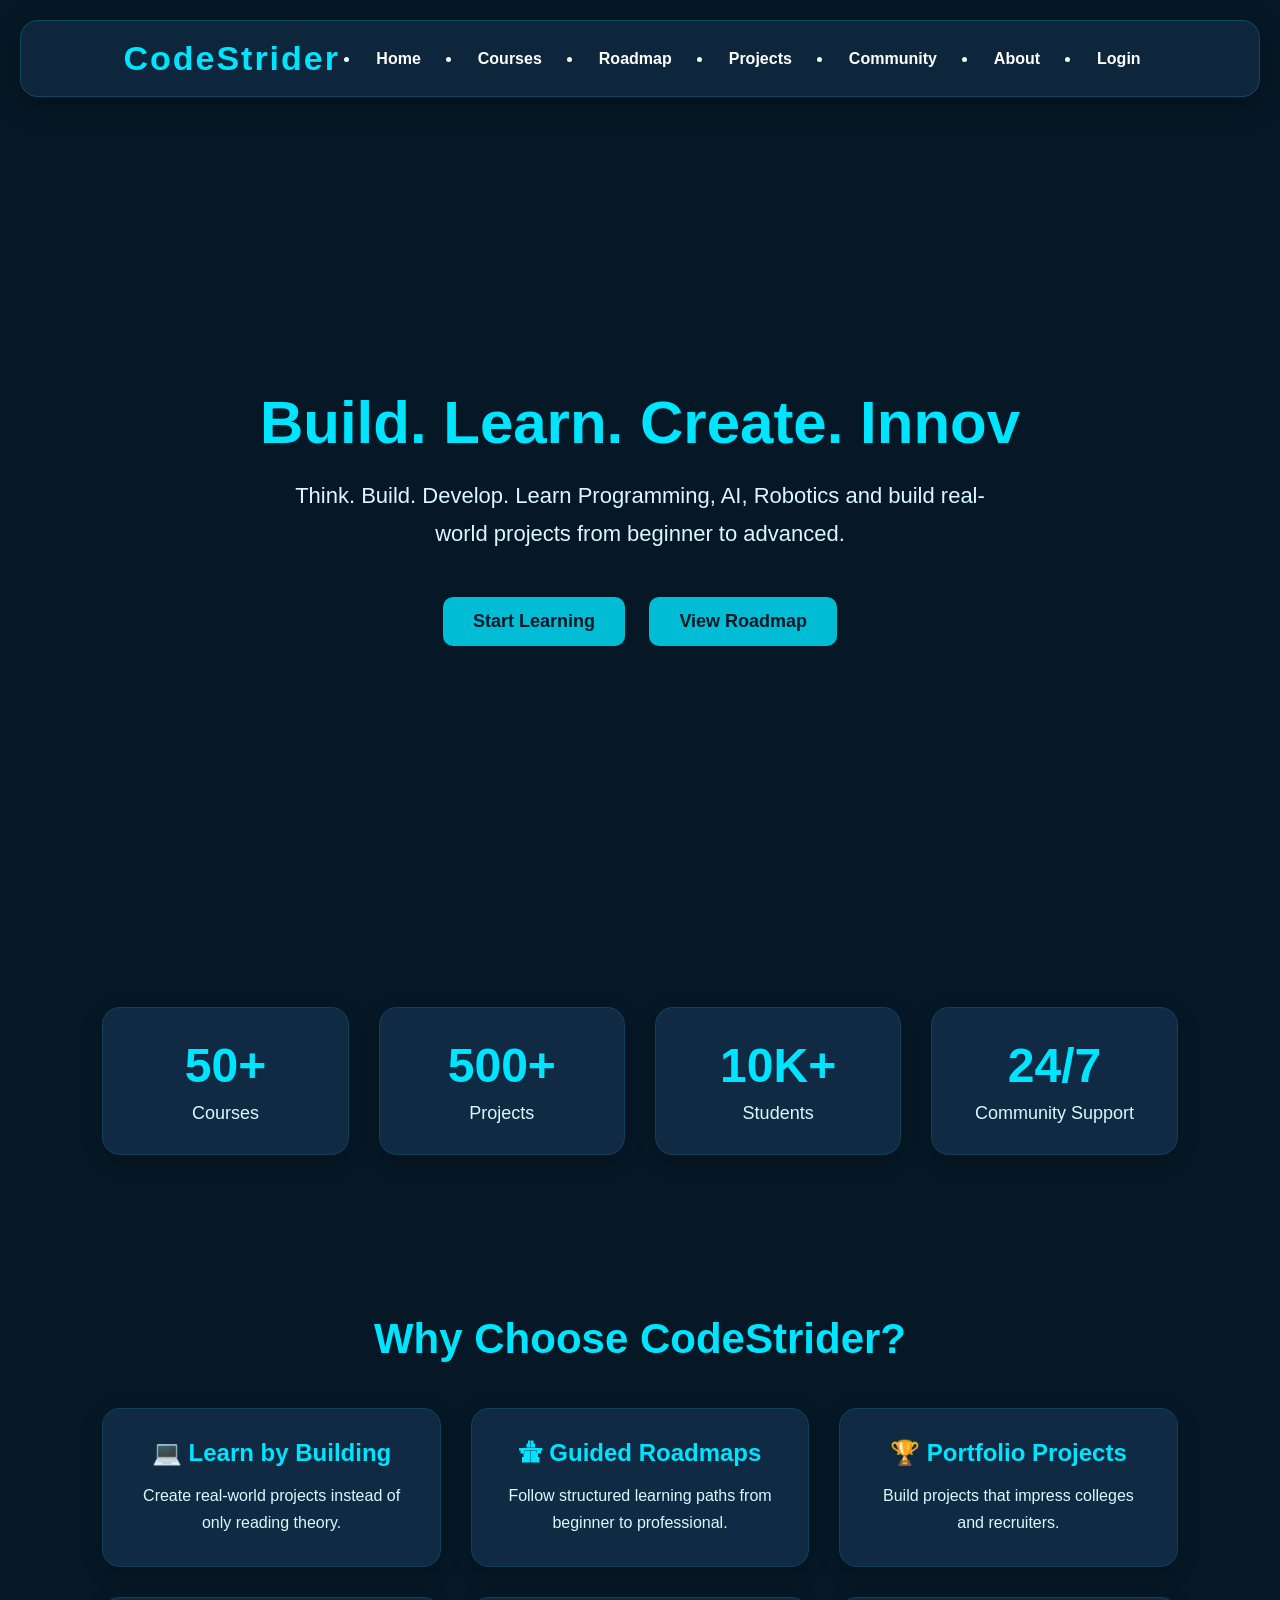
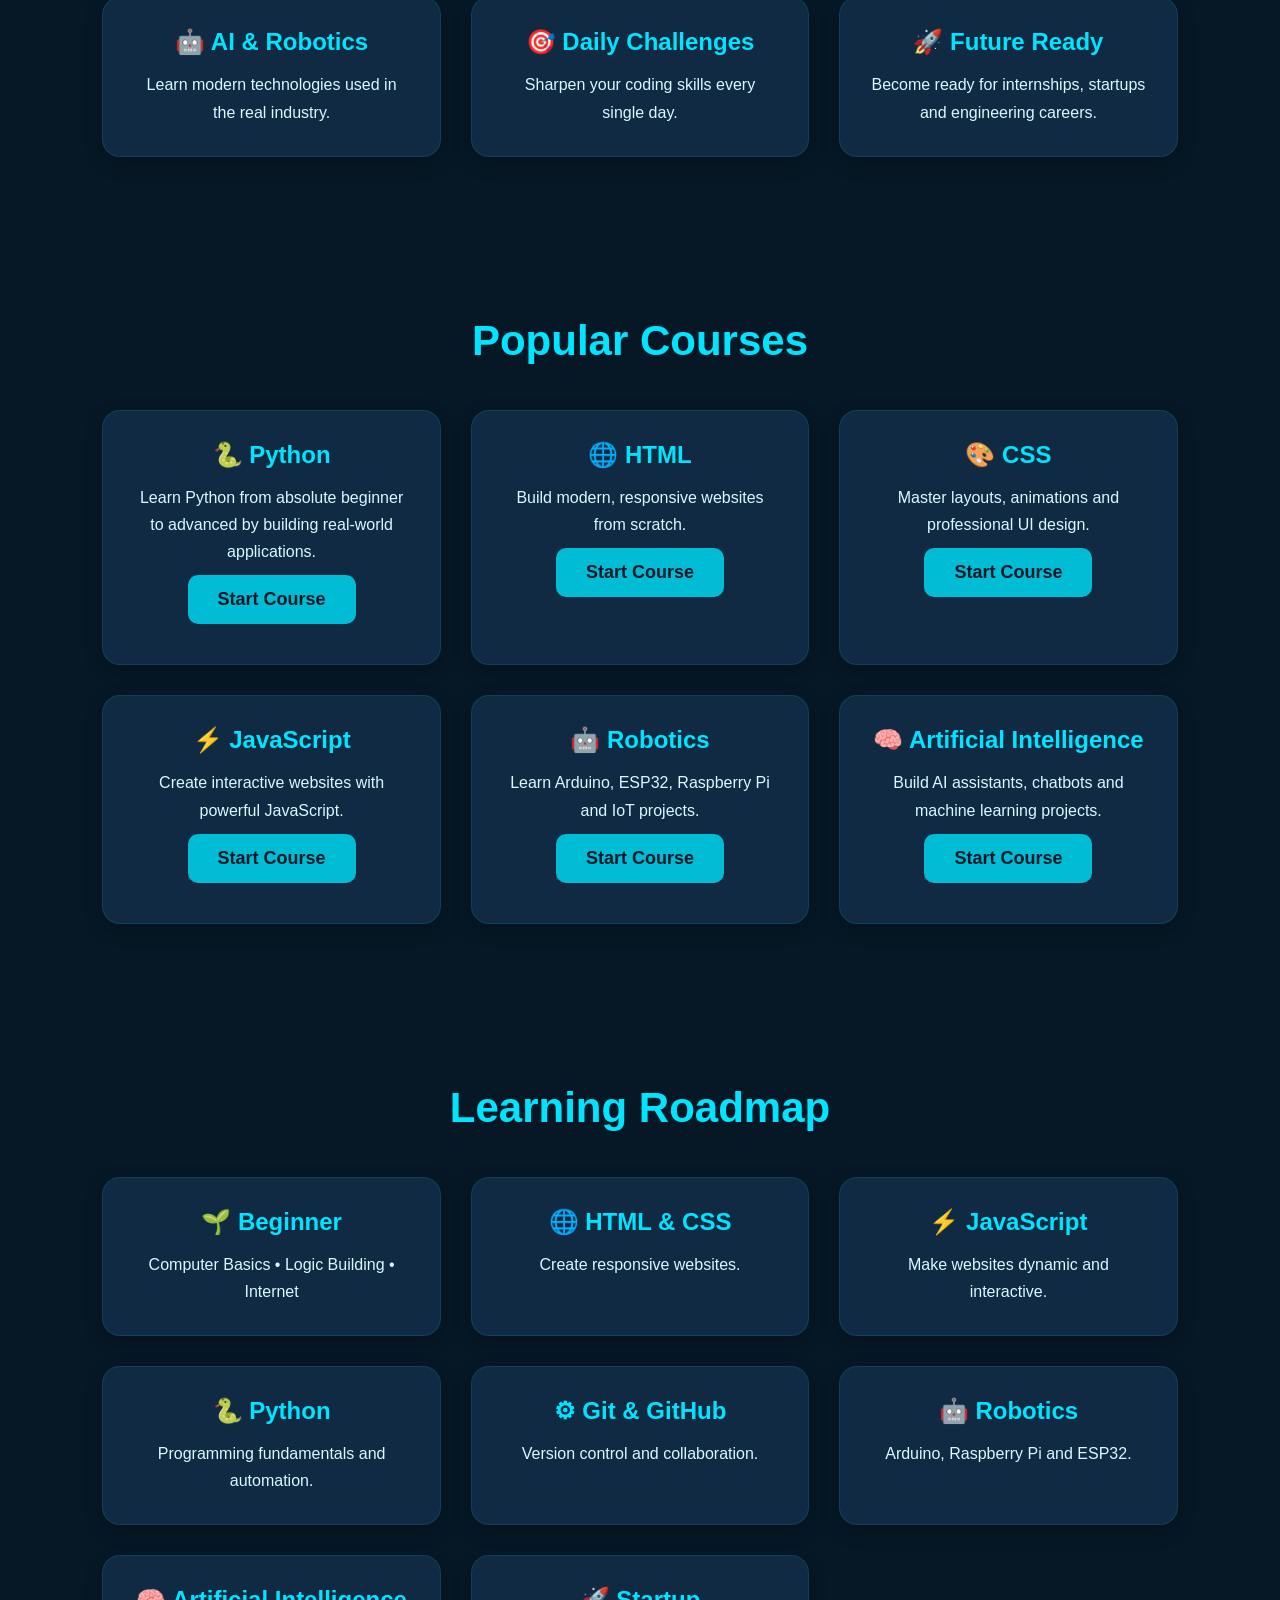
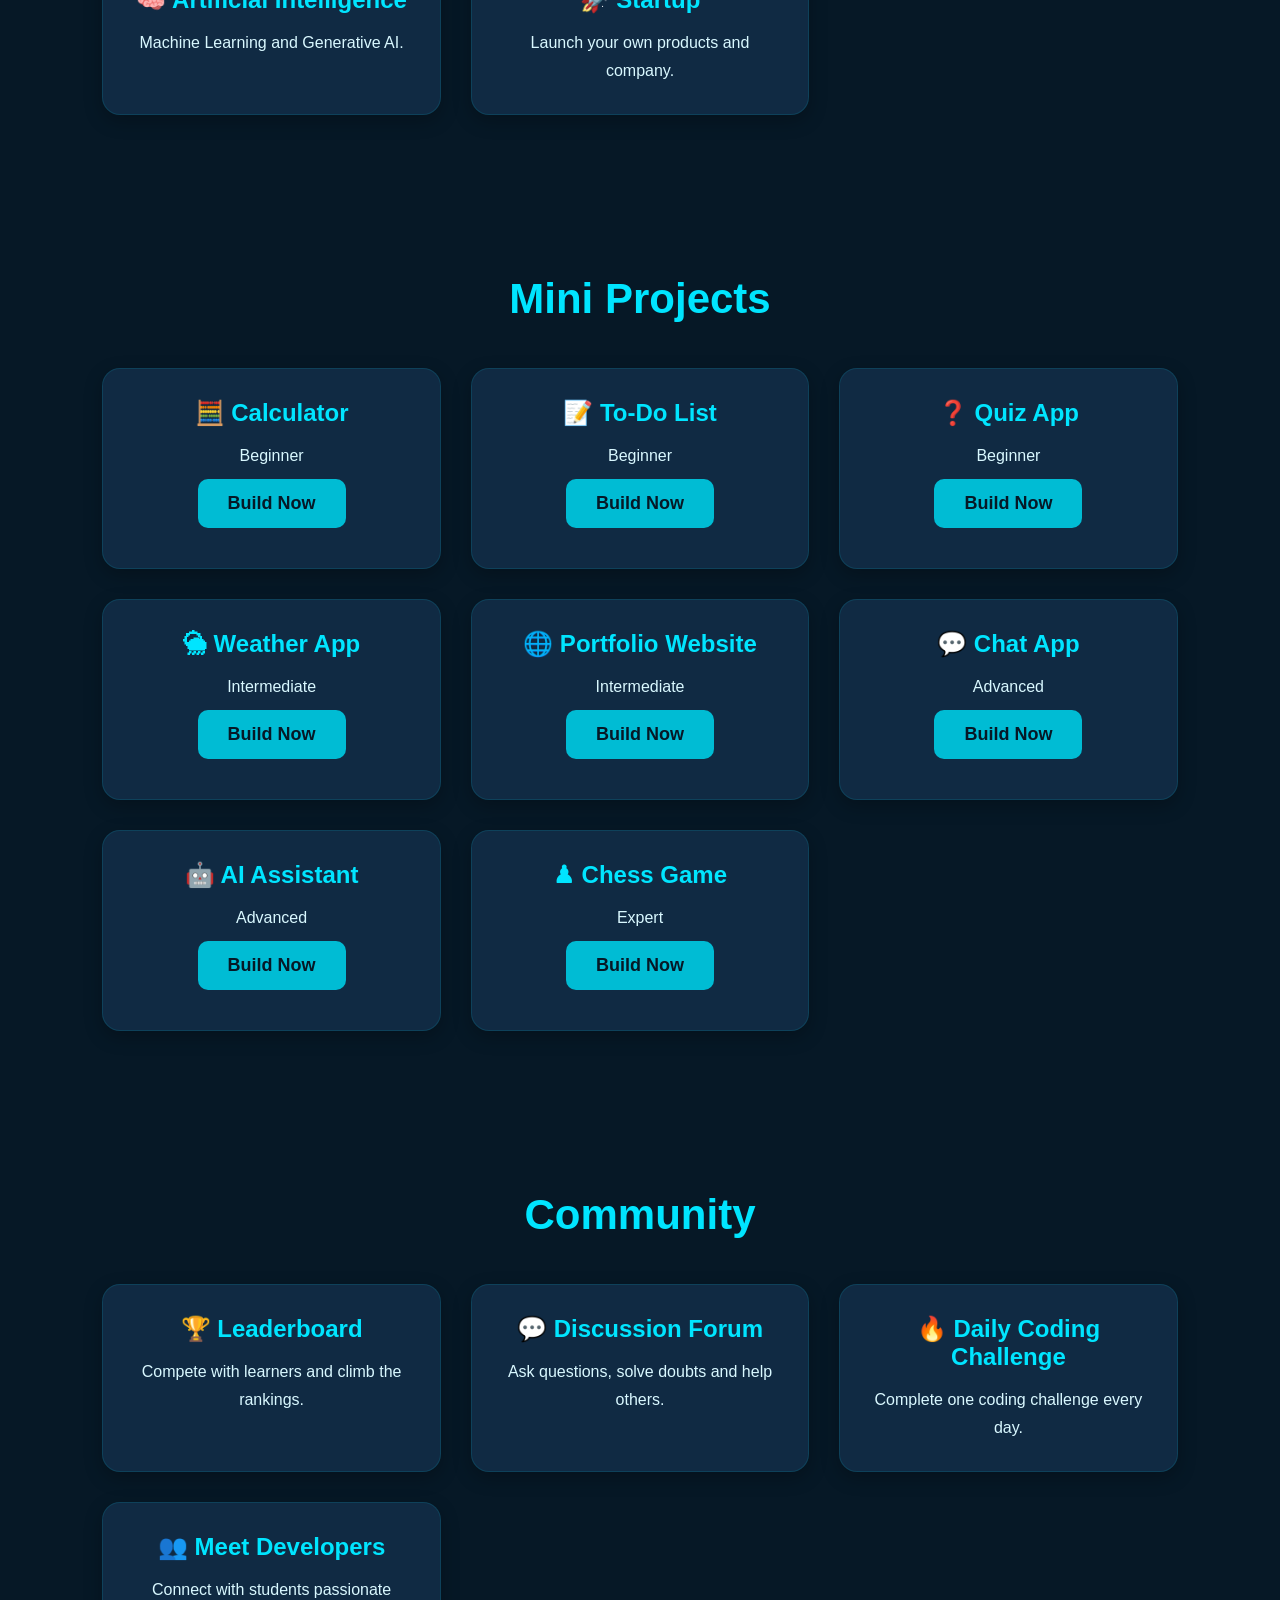
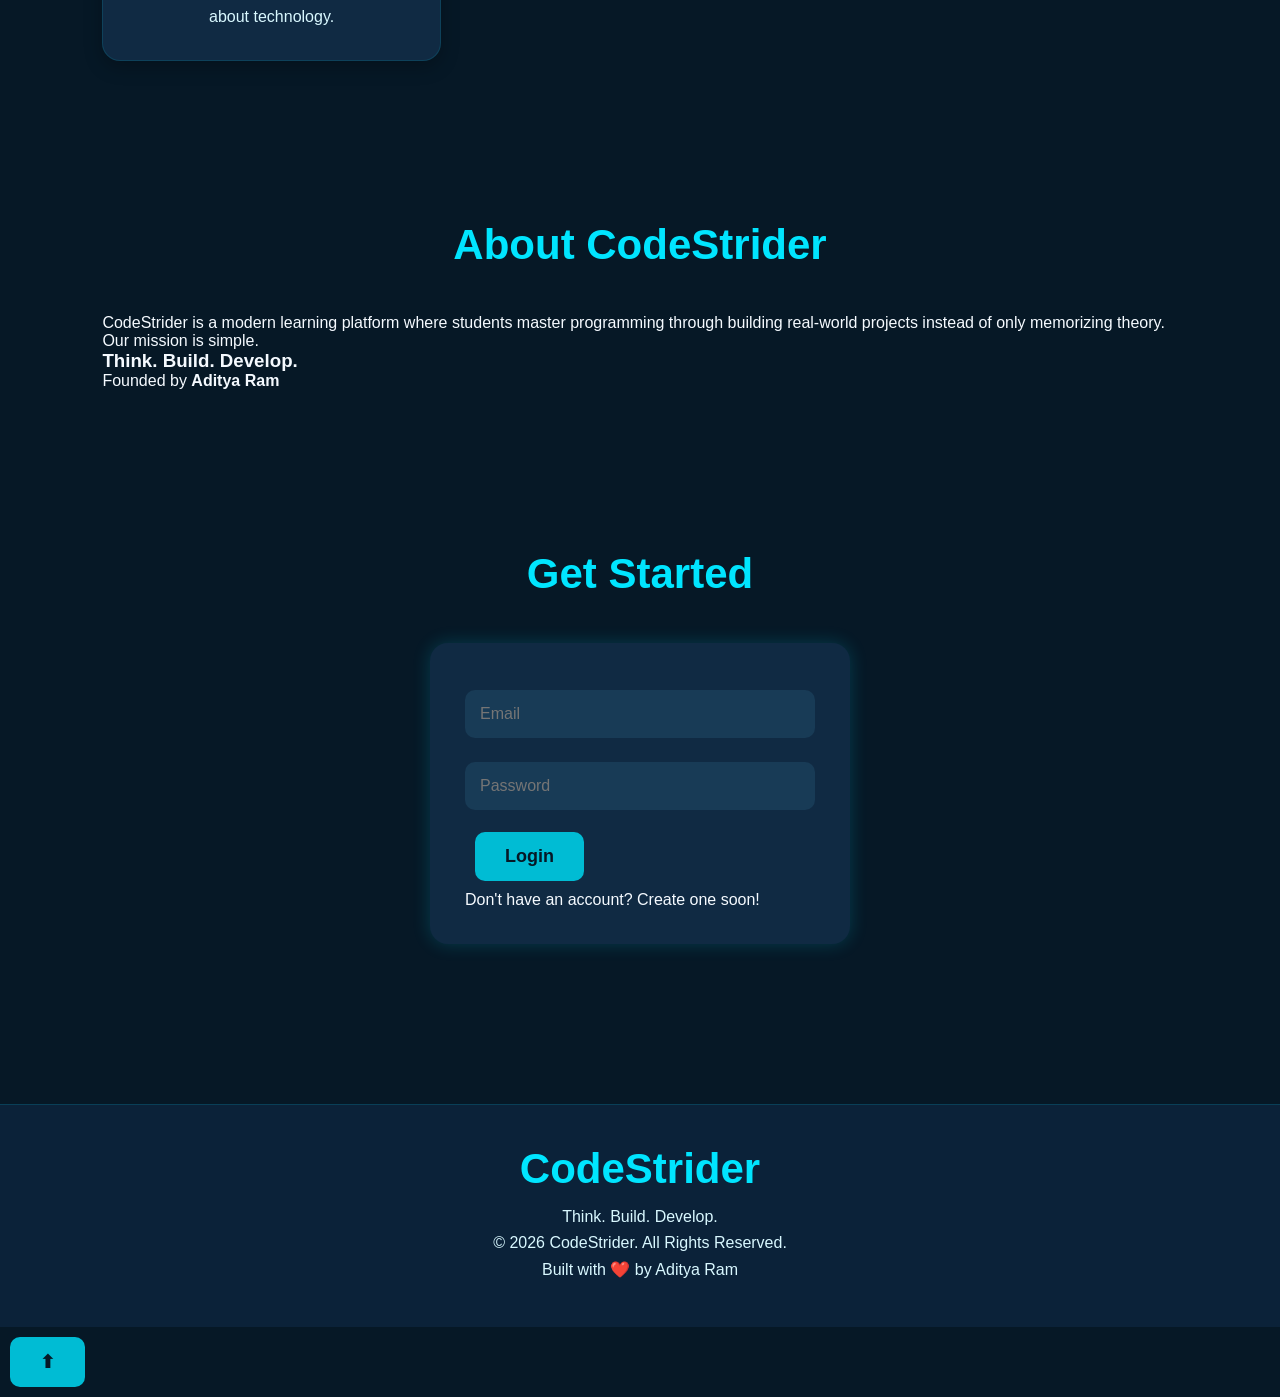
<file: index.html>
<!DOCTYPE html>
<html lang="en">

<head>

<meta charset="UTF-8">
<meta name="viewport" content="width=device-width, initial-scale=1.0">

<title>CodeStrider</title>

<link rel="stylesheet" href="style.css">

</head>

<body>

<!-- ================= NAVBAR ================= -->

<nav>

<div class="logo">
CodeStrider
</div>

<ul class="nav-links">

<li><a href="#home">Home</a></li>
<li><a href="#courses">Courses</a></li>
<li><a href="#roadmap">Roadmap</a></li>
<li><a href="#projects">Projects</a></li>
<li><a href="#community">Community</a></li>
<li><a href="#about">About</a></li>
<li><a href="#login">Login</a></li>

</ul>

</nav>

<!-- ================= HERO ================= -->

<section id="home" class="hero">

<h1 id="typing">
</h1>

<p>

Think. Build. Develop.

Learn Programming, AI, Robotics and build real-world projects from beginner to advanced.

</p>

<div class="hero-buttons">

<button onclick="scrollToSection('courses')">

Start Learning

</button>

<button onclick="scrollToSection('roadmap')">

View Roadmap

</button>

</div>

</section>

<!-- ================= STATS ================= -->

<section class="stats">

<div class="stat-card">

<h2>50+</h2>

<p>Courses</p>

</div>

<div class="stat-card">

<h2>500+</h2>

<p>Projects</p>

</div>

<div class="stat-card">

<h2>10K+</h2>

<p>Students</p>

</div>

<div class="stat-card">

<h2>24/7</h2>

<p>Community Support</p>

</div>

</section>

<!-- ================= FEATURES ================= -->

<section class="features">

<h2>

Why Choose CodeStrider?

</h2>

<div class="feature-container">

<div class="feature-card">

<h3>

💻 Learn by Building

</h3>

<p>

Create real-world projects instead of only reading theory.

</p>

</div>

<div class="feature-card">

<h3>

🛣 Guided Roadmaps

</h3>

<p>

Follow structured learning paths from beginner to professional.

</p>

</div>

<div class="feature-card">

<h3>

🏆 Portfolio Projects

</h3>

<p>

Build projects that impress colleges and recruiters.

</p>

</div>

<div class="feature-card">

<h3>

🤖 AI & Robotics

</h3>

<p>

Learn modern technologies used in the real industry.

</p>

</div>

<div class="feature-card">

<h3>

🎯 Daily Challenges

</h3>

<p>

Sharpen your coding skills every single day.

</p>

</div>

<div class="feature-card">

<h3>

🚀 Future Ready

</h3>

<p>

Become ready for internships, startups and engineering careers.

</p>

</div>

</div>

</section>
<!-- ================= COURSES ================= -->

<section id="courses">

<h2>Popular Courses</h2>

<div class="course-container">

<div class="course-card">
<h3>🐍 Python</h3>
<p>Learn Python from absolute beginner to advanced by building real-world applications.</p>
<button onclick="window.location.href='python.html'">
    Start Course
</button>
</div>

<div class="course-card">
<h3>🌐 HTML</h3>
<p>Build modern, responsive websites from scratch.</p>
<button onclick="window.location.href='html.html'">
    Start Course
</button>
</div>

<div class="course-card">
<h3>🎨 CSS</h3>
<p>Master layouts, animations and professional UI design.</p>
<button onclick="window.location.href='css.html'">
    Start Course
</button>
</div>

<div class="course-card">
<h3>⚡ JavaScript</h3>
<p>Create interactive websites with powerful JavaScript.</p>
<button onclick="window.location.href='javascript.html'">
    Start Course
</button>
</div>

<div class="course-card">
<h3>🤖 Robotics</h3>
<p>Learn Arduino, ESP32, Raspberry Pi and IoT projects.</p>
<button onclick="window.location.href='robotics.html'">
    Start Course
</button>
</div>

<div class="course-card">
<h3>🧠 Artificial Intelligence</h3>
<p>Build AI assistants, chatbots and machine learning projects.</p>
<button onclick="window.location.href='ai.html'">
    Start Course
</button>
</div>

</div>

</section>

<!-- ================= ROADMAP ================= -->

<section id="roadmap">

<h2>Learning Roadmap</h2>

<div class="roadmap-container">

<div class="roadmap-card">
<h3>🌱 Beginner</h3>
<p>Computer Basics • Logic Building • Internet</p>
</div>

<div class="roadmap-card">
<h3>🌐 HTML & CSS</h3>
<p>Create responsive websites.</p>
</div>

<div class="roadmap-card">
<h3>⚡ JavaScript</h3>
<p>Make websites dynamic and interactive.</p>
</div>

<div class="roadmap-card">
<h3>🐍 Python</h3>
<p>Programming fundamentals and automation.</p>
</div>

<div class="roadmap-card">
<h3>⚙ Git & GitHub</h3>
<p>Version control and collaboration.</p>
</div>

<div class="roadmap-card">
<h3>🤖 Robotics</h3>
<p>Arduino, Raspberry Pi and ESP32.</p>
</div>

<div class="roadmap-card">
<h3>🧠 Artificial Intelligence</h3>
<p>Machine Learning and Generative AI.</p>
</div>

<div class="roadmap-card">
<h3>🚀 Startup</h3>
<p>Launch your own products and company.</p>
</div>

</div>

</section>

<!-- ================= MINI PROJECTS ================= -->

<section id="projects">

<h2>Mini Projects</h2>

<div class="projects-container">

<div class="project-card">
<h3>🧮 Calculator</h3>
<p>Beginner</p>
<button>Build Now</button>
</div>

<div class="project-card">
<h3>📝 To-Do List</h3>
<p>Beginner</p>
<button>Build Now</button>
</div>

<div class="project-card">
<h3>❓ Quiz App</h3>
<p>Beginner</p>
<button>Build Now</button>
</div>

<div class="project-card">
<h3>🌦 Weather App</h3>
<p>Intermediate</p>
<button>Build Now</button>
</div>

<div class="project-card">
<h3>🌐 Portfolio Website</h3>
<p>Intermediate</p>
<button>Build Now</button>
</div>

<div class="project-card">
<h3>💬 Chat App</h3>
<p>Advanced</p>
<button>Build Now</button>
</div>

<div class="project-card">
<h3>🤖 AI Assistant</h3>
<p>Advanced</p>
<button>Build Now</button>
</div>

<div class="project-card">
<h3>♟ Chess Game</h3>
<p>Expert</p>
<button>Build Now</button>
</div>

</div>

</section>
<!-- ================= COMMUNITY ================= -->

<section id="community">

<h2>Community</h2>

<div class="community-container">

<div class="community-card">
<h3>🏆 Leaderboard</h3>
<p>Compete with learners and climb the rankings.</p>
</div>

<div class="community-card">
<h3>💬 Discussion Forum</h3>
<p>Ask questions, solve doubts and help others.</p>
</div>

<div class="community-card">
<h3>🔥 Daily Coding Challenge</h3>
<p>Complete one coding challenge every day.</p>
</div>

<div class="community-card">
<h3>👥 Meet Developers</h3>
<p>Connect with students passionate about technology.</p>
</div>

</div>

</section>

<!-- ================= ABOUT ================= -->

<section id="about">

<h2>About CodeStrider</h2>

<p>

CodeStrider is a modern learning platform where students master programming through building real-world projects instead of only memorizing theory.

</p>

<p>

Our mission is simple.

</p>

<h3>Think. Build. Develop.</h3>

<p>

Founded by <strong>Aditya Ram</strong>

</p>

</section>

<!-- ================= LOGIN ================= -->

<section id="login">

<h2>Get Started</h2>

<div class="login-box">

<input type="email" placeholder="Email">

<input type="password" placeholder="Password">

<button>Login</button>

<p>Don't have an account? Create one soon!</p>

</div>

</section>

<!-- ================= COMING SOON MODAL ================= -->

<div id="popup" class="popup">

<div class="popup-content">

<h2 id="popupTitle">Coming Soon 🚀</h2>

<p id="popupText">

This feature is currently under development.

</p>

<button onclick="closePopup()">

Close

</button>

</div>

</div>

<!-- ================= FOOTER ================= -->

<footer>

<h2>CodeStrider</h2>

<p>Think. Build. Develop.</p>

<p>© 2026 CodeStrider. All Rights Reserved.</p>

<p>Built with ❤️ by Aditya Ram</p>

</footer>

<button id="topBtn">⬆</button>

<script src="script.js"></script>

</body>
</html>
</file>
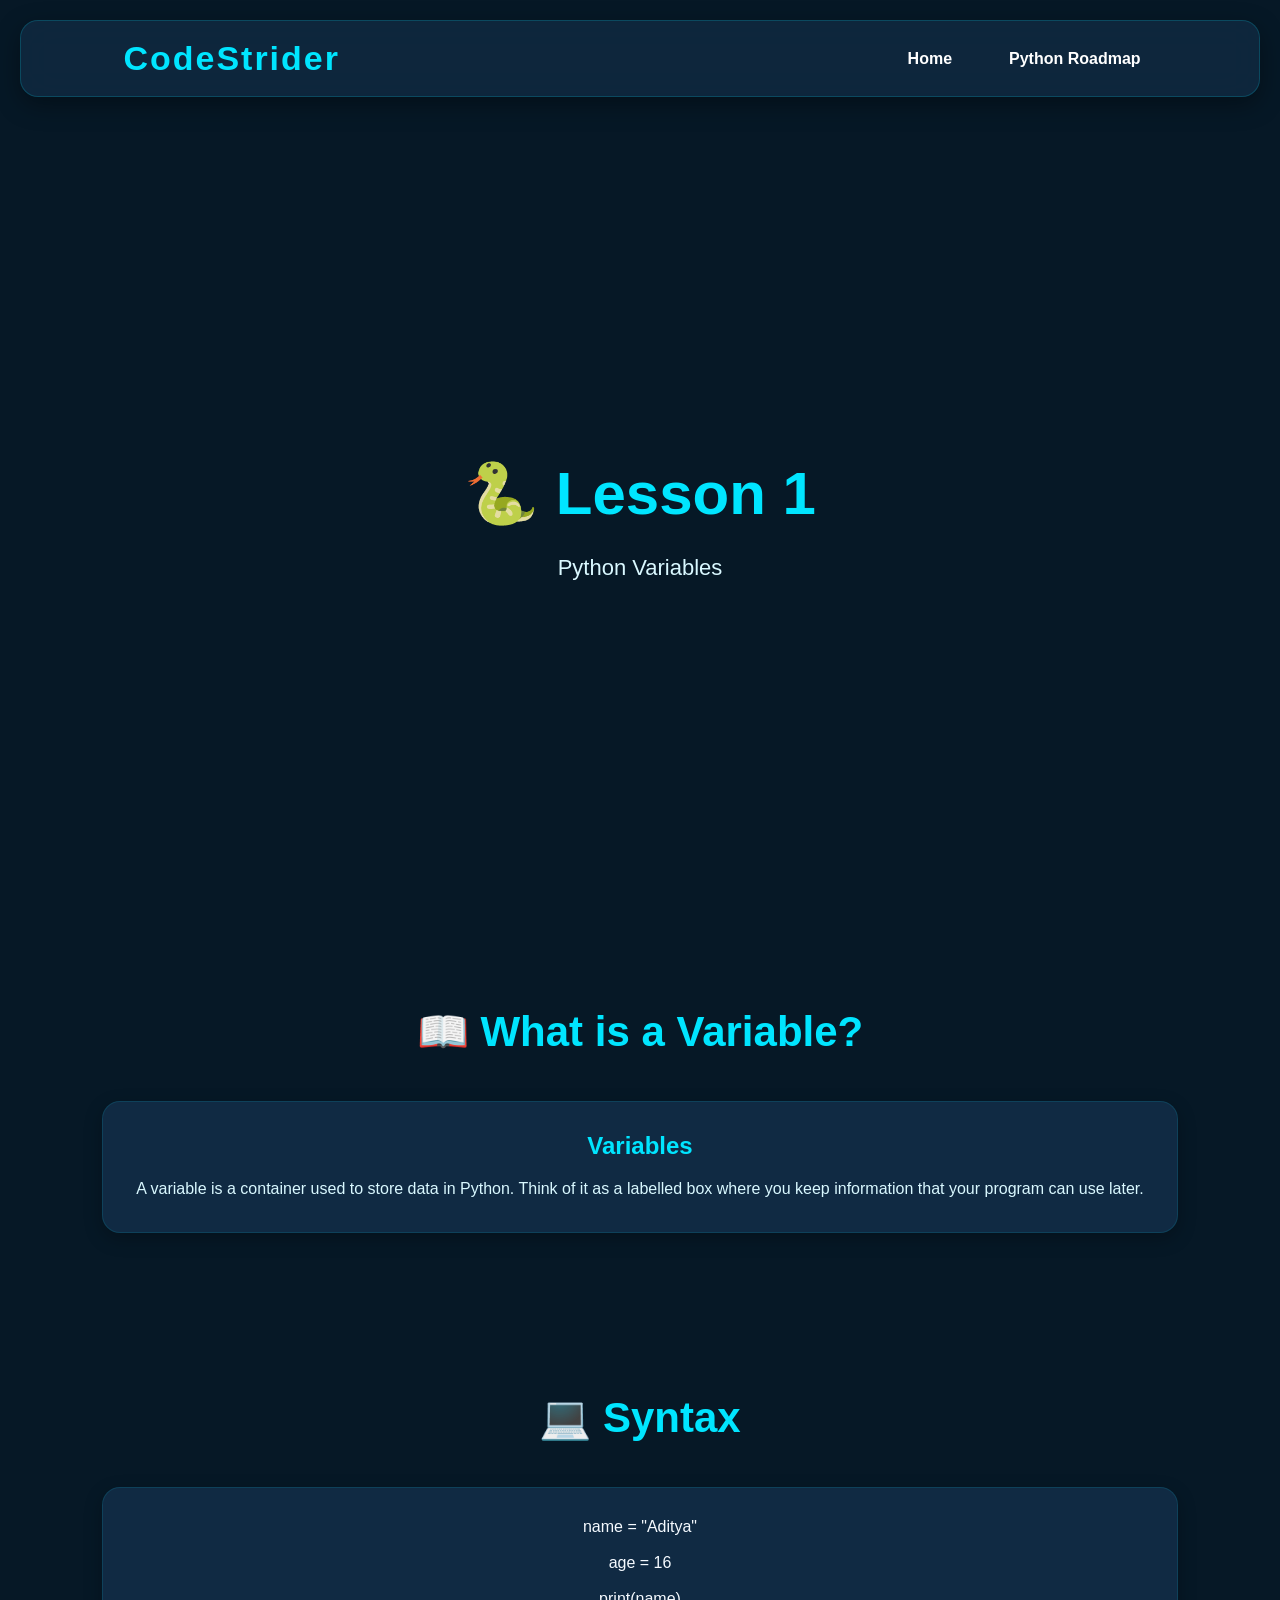
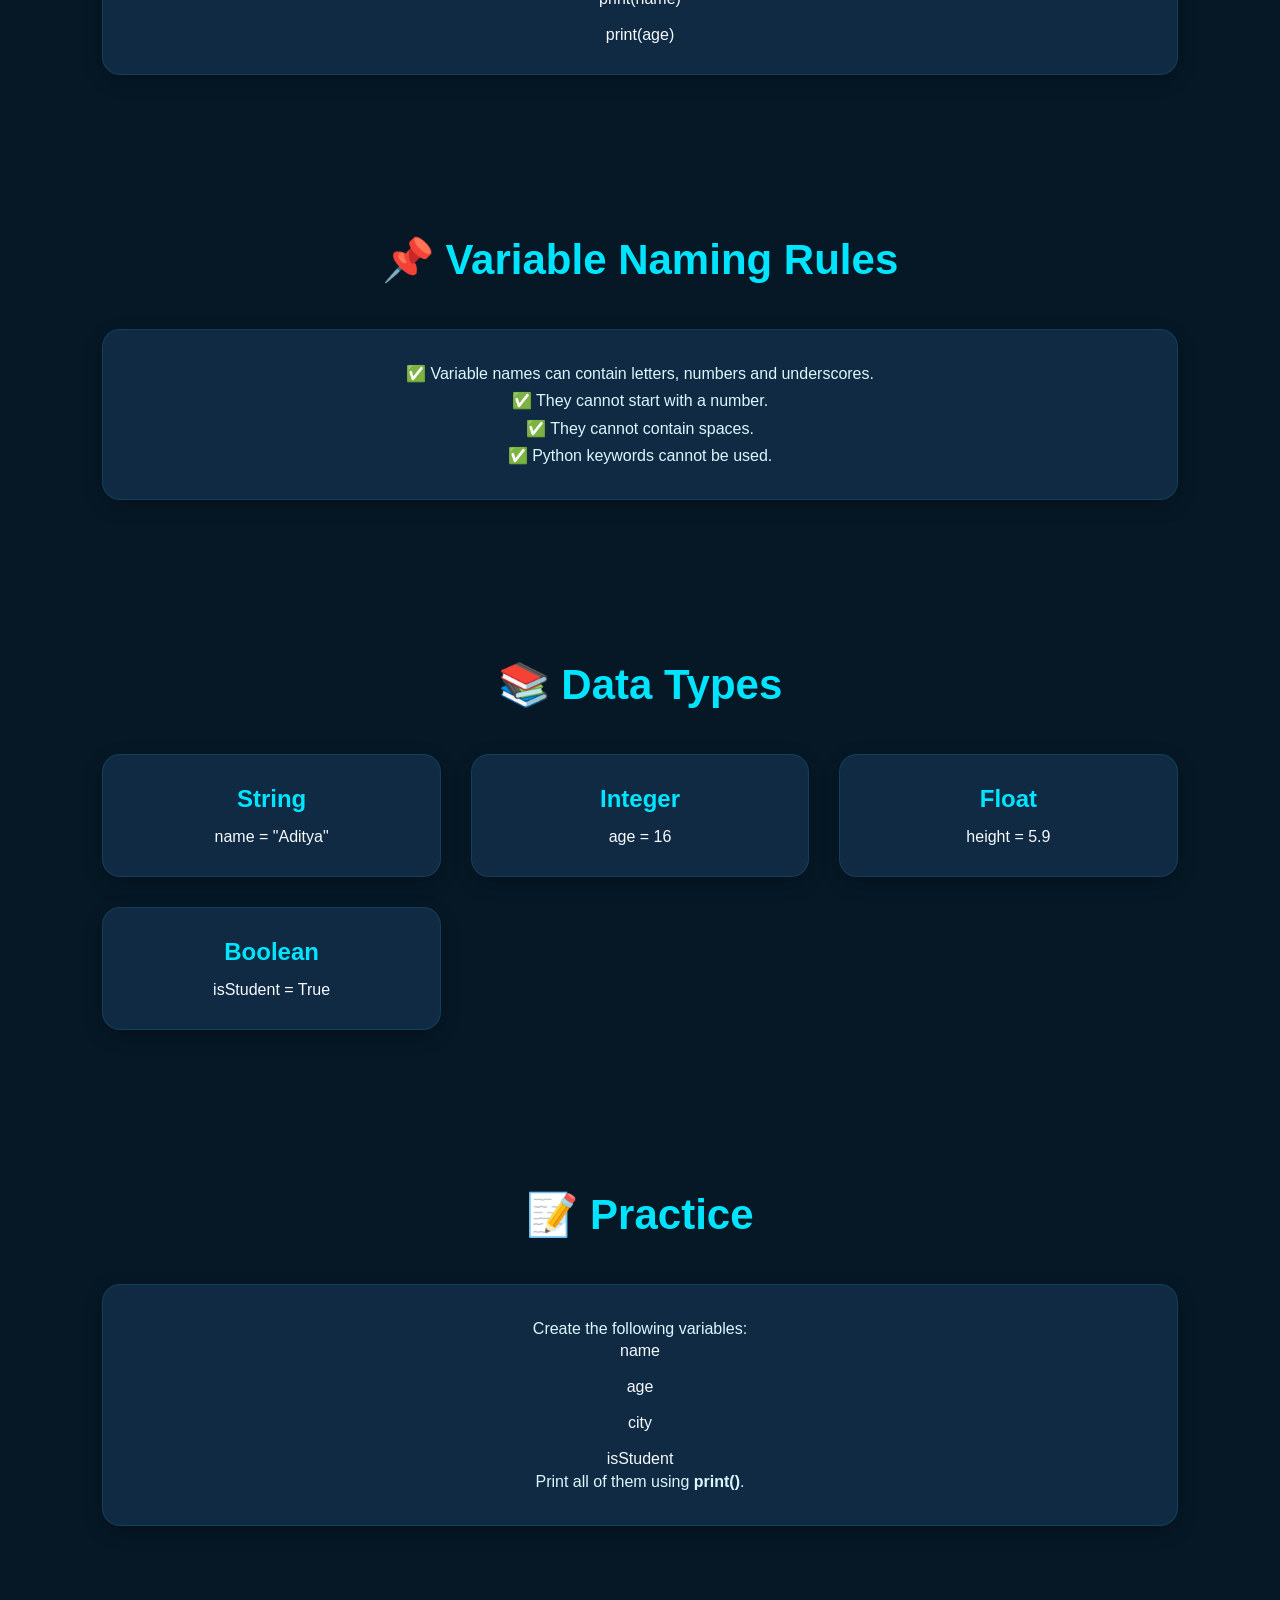
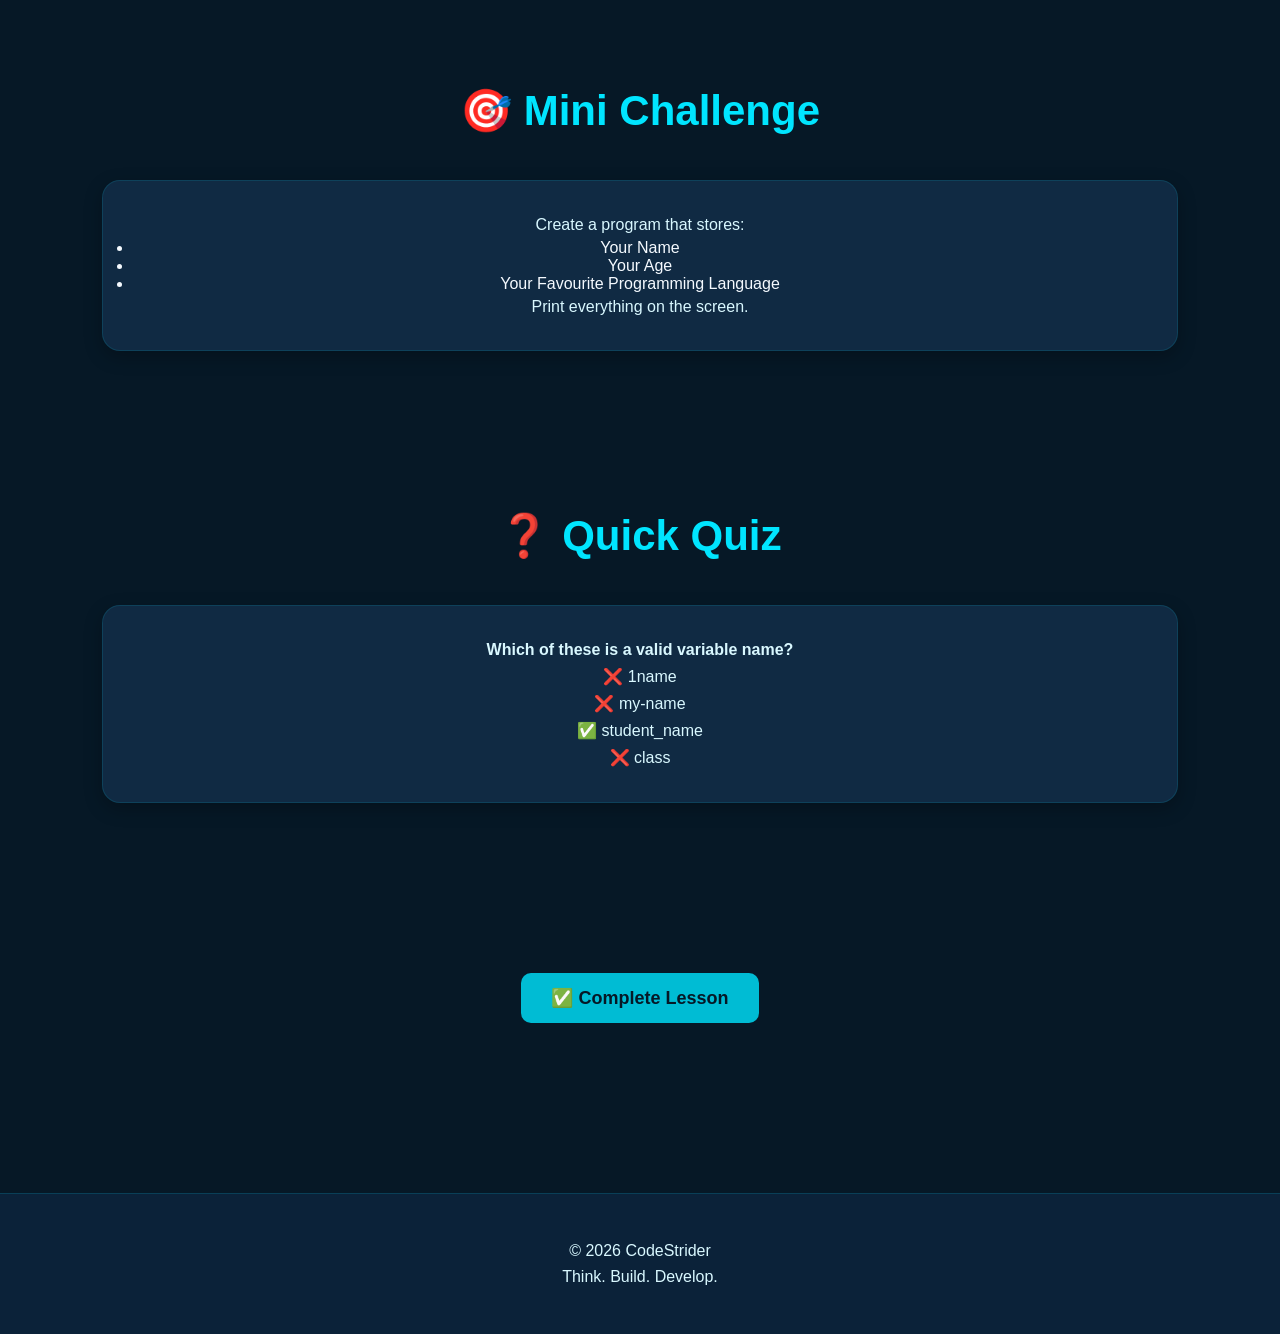
<file: lesson1.html>
<!DOCTYPE html>
<html lang="en">

<head>
    <meta charset="UTF-8">
    <meta name="viewport" content="width=device-width, initial-scale=1.0">
    <title>Lesson 1 - Python Variables | CodeStrider</title>

    <link rel="stylesheet" href="style.css">
    <script defer src="script.js"></script>
</head>

<body>

<nav>

<div class="logo">CodeStrider</div>

<div class="nav-links">
<a href="index.html">Home</a>
<a href="python.html">Python Roadmap</a>
</div>

</nav>

<section class="hero">

<h1>🐍 Lesson 1</h1>

<p>Python Variables</p>

</section>

<section class="features">

<h2>📖 What is a Variable?</h2>

<div class="feature-container">

<div class="feature-card">

<h3>Variables</h3>

<p>

A variable is a container used to store data in Python.

Think of it as a labelled box where you keep information that your program can use later.

</p>

</div>

</div>

</section>

<section>

<h2>💻 Syntax</h2>

<div class="feature-card">

<pre>
name = "Aditya"

age = 16

print(name)

print(age)
</pre>

</div>

</section>

<section>

<h2>📌 Variable Naming Rules</h2>

<div class="feature-card">

<p>✅ Variable names can contain letters, numbers and underscores.</p>

<p>✅ They cannot start with a number.</p>

<p>✅ They cannot contain spaces.</p>

<p>✅ Python keywords cannot be used.</p>

</div>

</section>

<section>

<h2>📚 Data Types</h2>

<div class="feature-container">

<div class="feature-card">
<h3>String</h3>
<pre>name = "Aditya"</pre>
</div>

<div class="feature-card">
<h3>Integer</h3>
<pre>age = 16</pre>
</div>

<div class="feature-card">
<h3>Float</h3>
<pre>height = 5.9</pre>
</div>

<div class="feature-card">
<h3>Boolean</h3>
<pre>isStudent = True</pre>
</div>

</div>

</section>

<section>

<h2>📝 Practice</h2>

<div class="feature-card">

<p>Create the following variables:</p>

<pre>
name

age

city

isStudent
</pre>

<p>Print all of them using <b>print()</b>.</p>

</div>

</section>

<section>

<h2>🎯 Mini Challenge</h2>

<div class="feature-card">

<p>

Create a program that stores:

</p>

<ul>

<li>Your Name</li>

<li>Your Age</li>

<li>Your Favourite Programming Language</li>

</ul>

<p>

Print everything on the screen.

</p>

</div>

</section>

<section>

<h2>❓ Quick Quiz</h2>

<div class="feature-card">

<p><b>Which of these is a valid variable name?</b></p>

<p>❌ 1name</p>

<p>❌ my-name</p>

<p>✅ student_name</p>

<p>❌ class</p>

</div>

</section>

<section style="text-align:center;">

<button onclick="completeLesson()">

✅ Complete Lesson

</button>

</section>

<footer>

<p>© 2026 CodeStrider</p>

<p>Think. Build. Develop.</p>

</footer>

</body>

</html>
</file>
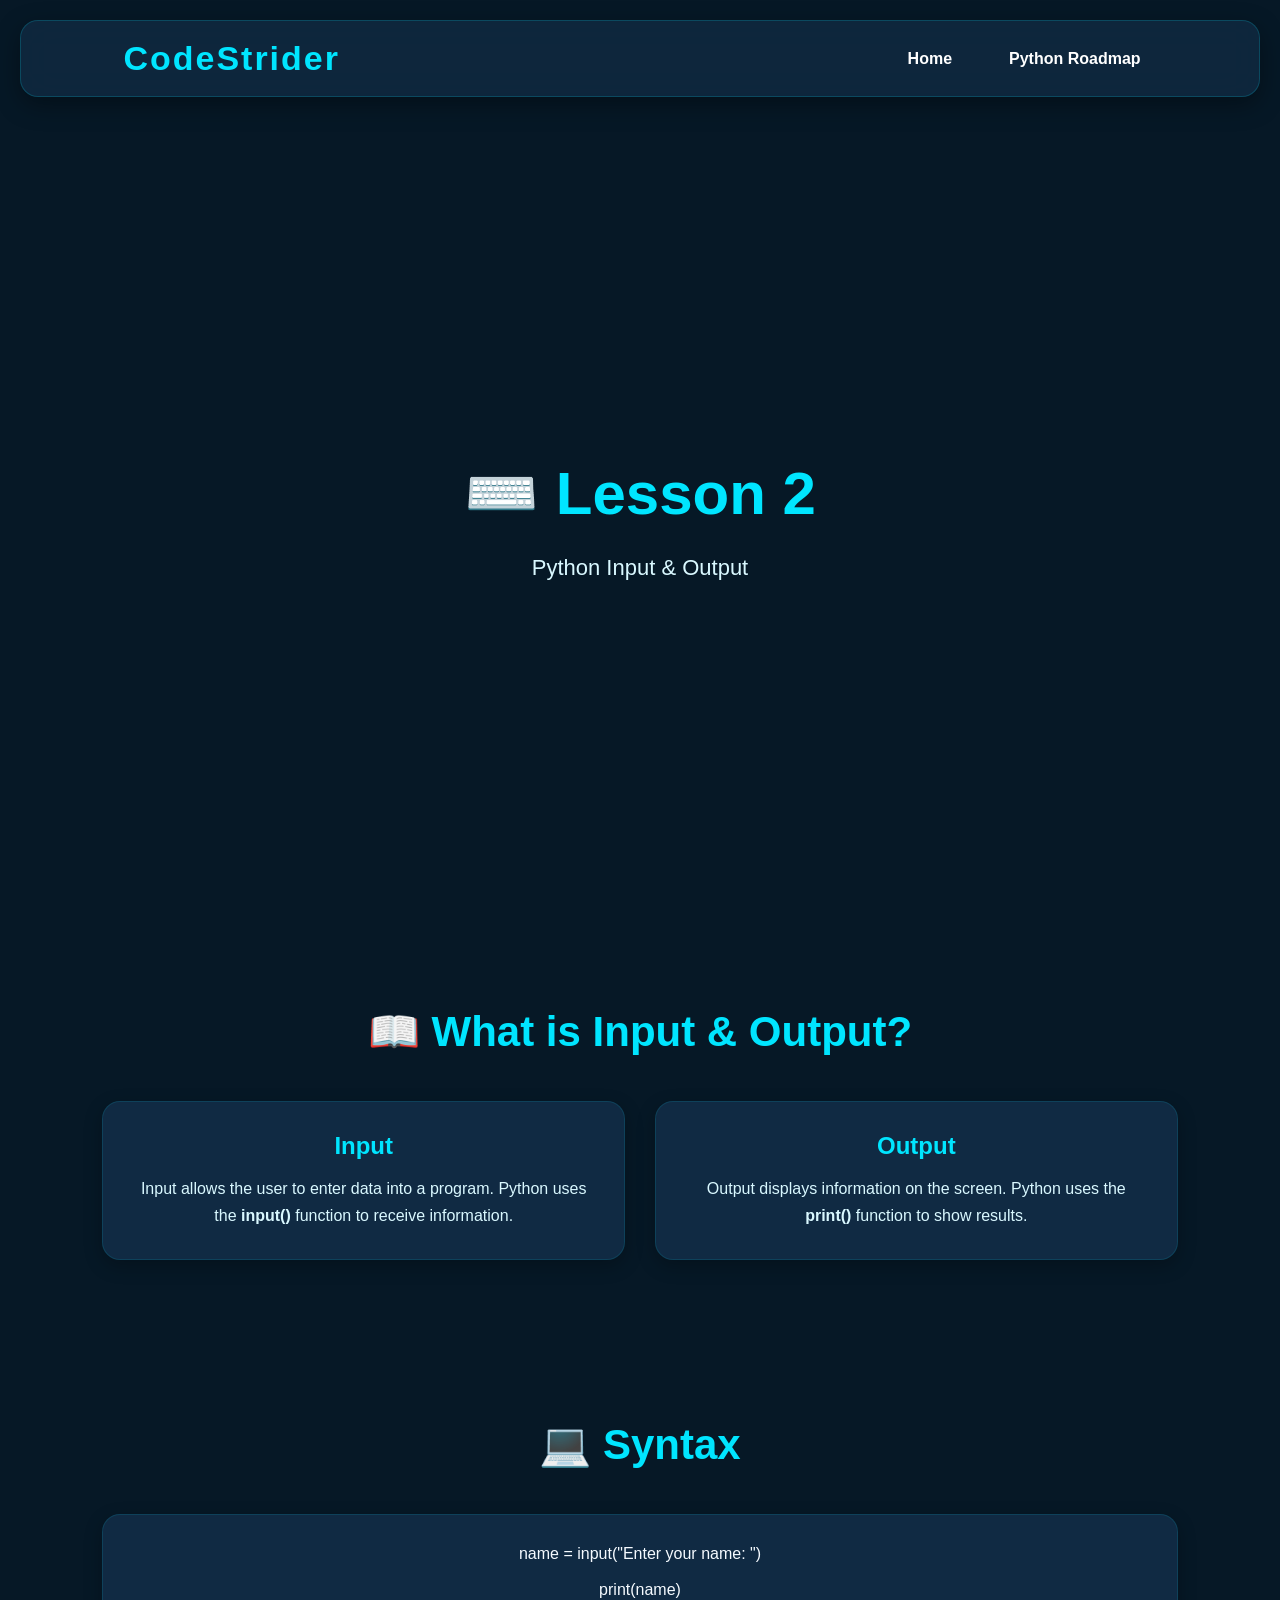
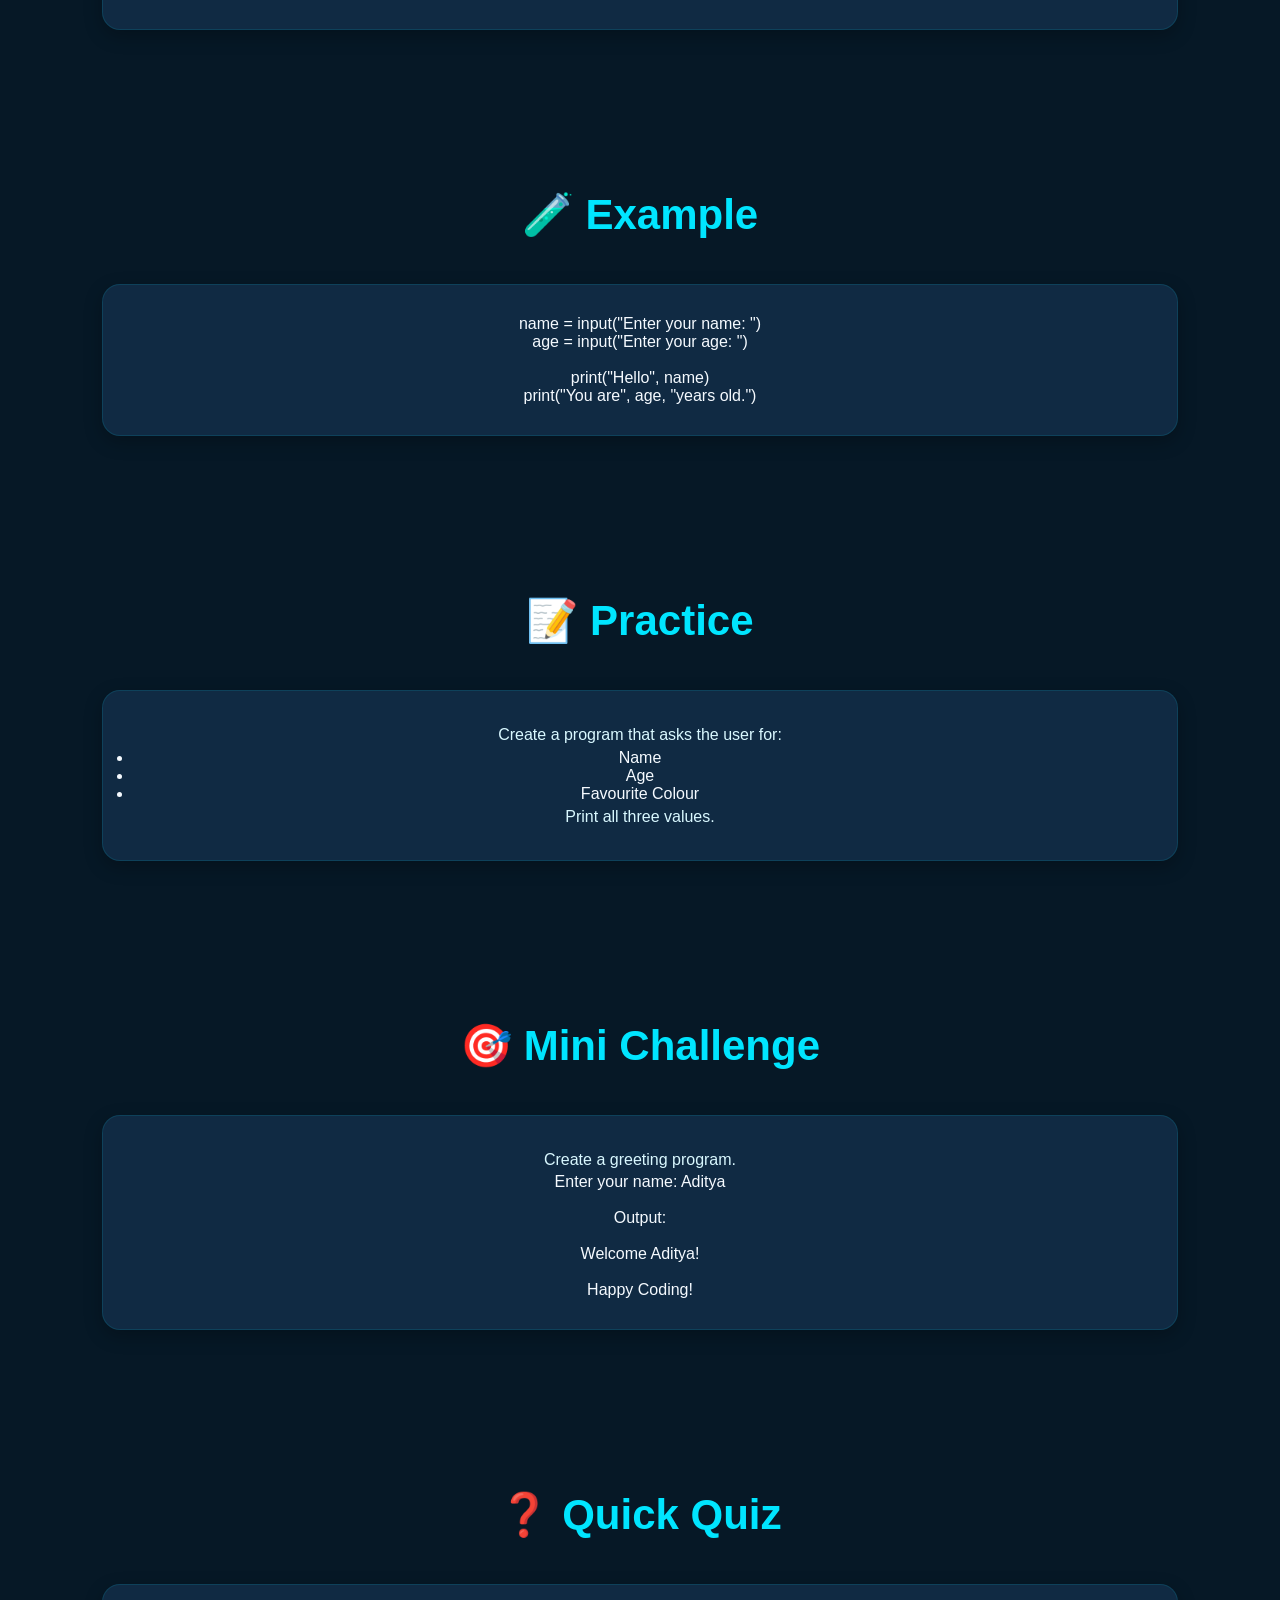
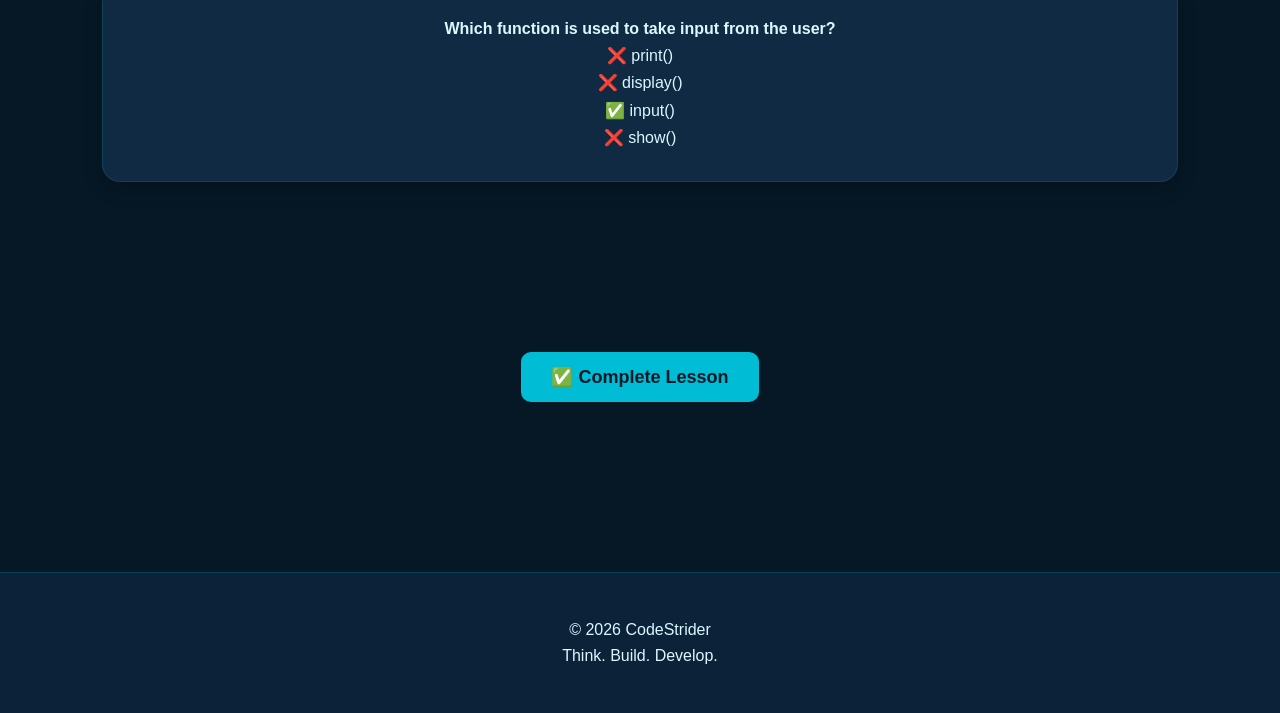
<file: lesson2.html>
<!DOCTYPE html>
<html lang="en">

<head>
<meta charset="UTF-8">
<meta name="viewport" content="width=device-width, initial-scale=1.0">

<title>Lesson 2 - Input & Output | CodeStrider</title>

<link rel="stylesheet" href="style.css">
<script defer src="script.js"></script>

</head>

<body>

<nav>

<div class="logo">CodeStrider</div>

<div class="nav-links">
<a href="index.html">Home</a>
<a href="python.html">Python Roadmap</a>
</div>

</nav>

<section class="hero">

<h1>⌨️ Lesson 2</h1>

<p>Python Input & Output</p>

</section>

<section class="features">

<h2>📖 What is Input & Output?</h2>

<div class="feature-container">

<div class="feature-card">

<h3>Input</h3>

<p>
Input allows the user to enter data into a program.
Python uses the <b>input()</b> function to receive information.
</p>

</div>

<div class="feature-card">

<h3>Output</h3>

<p>
Output displays information on the screen.
Python uses the <b>print()</b> function to show results.
</p>

</div>

</div>

</section>

<section>

<h2>💻 Syntax</h2>

<div class="feature-card">

<pre>
name = input("Enter your name: ")

print(name)
</pre>

</div>

</section>

<section>

<h2>🧪 Example</h2>

<div class="feature-card">

<pre>
name = input("Enter your name: ")
age = input("Enter your age: ")

print("Hello", name)
print("You are", age, "years old.")
</pre>

</div>

</section>

<section>

<h2>📝 Practice</h2>

<div class="feature-card">

<p>Create a program that asks the user for:</p>

<ul>

<li>Name</li>

<li>Age</li>

<li>Favourite Colour</li>

</ul>

<p>Print all three values.</p>

</div>

</section>

<section>

<h2>🎯 Mini Challenge</h2>

<div class="feature-card">

<p>

Create a greeting program.

</p>

<pre>
Enter your name: Aditya

Output:

Welcome Aditya!

Happy Coding!
</pre>

</div>

</section>

<section>

<h2>❓ Quick Quiz</h2>

<div class="feature-card">

<p><b>Which function is used to take input from the user?</b></p>

<p>❌ print()</p>

<p>❌ display()</p>

<p>✅ input()</p>

<p>❌ show()</p>

</div>

</section>

<section style="text-align:center;">

<button onclick="completeLesson2()">

✅ Complete Lesson

</button>

</section>

<footer>

<p>© 2026 CodeStrider</p>

<p>Think. Build. Develop.</p>

</footer>

</body>

</html>
</file>
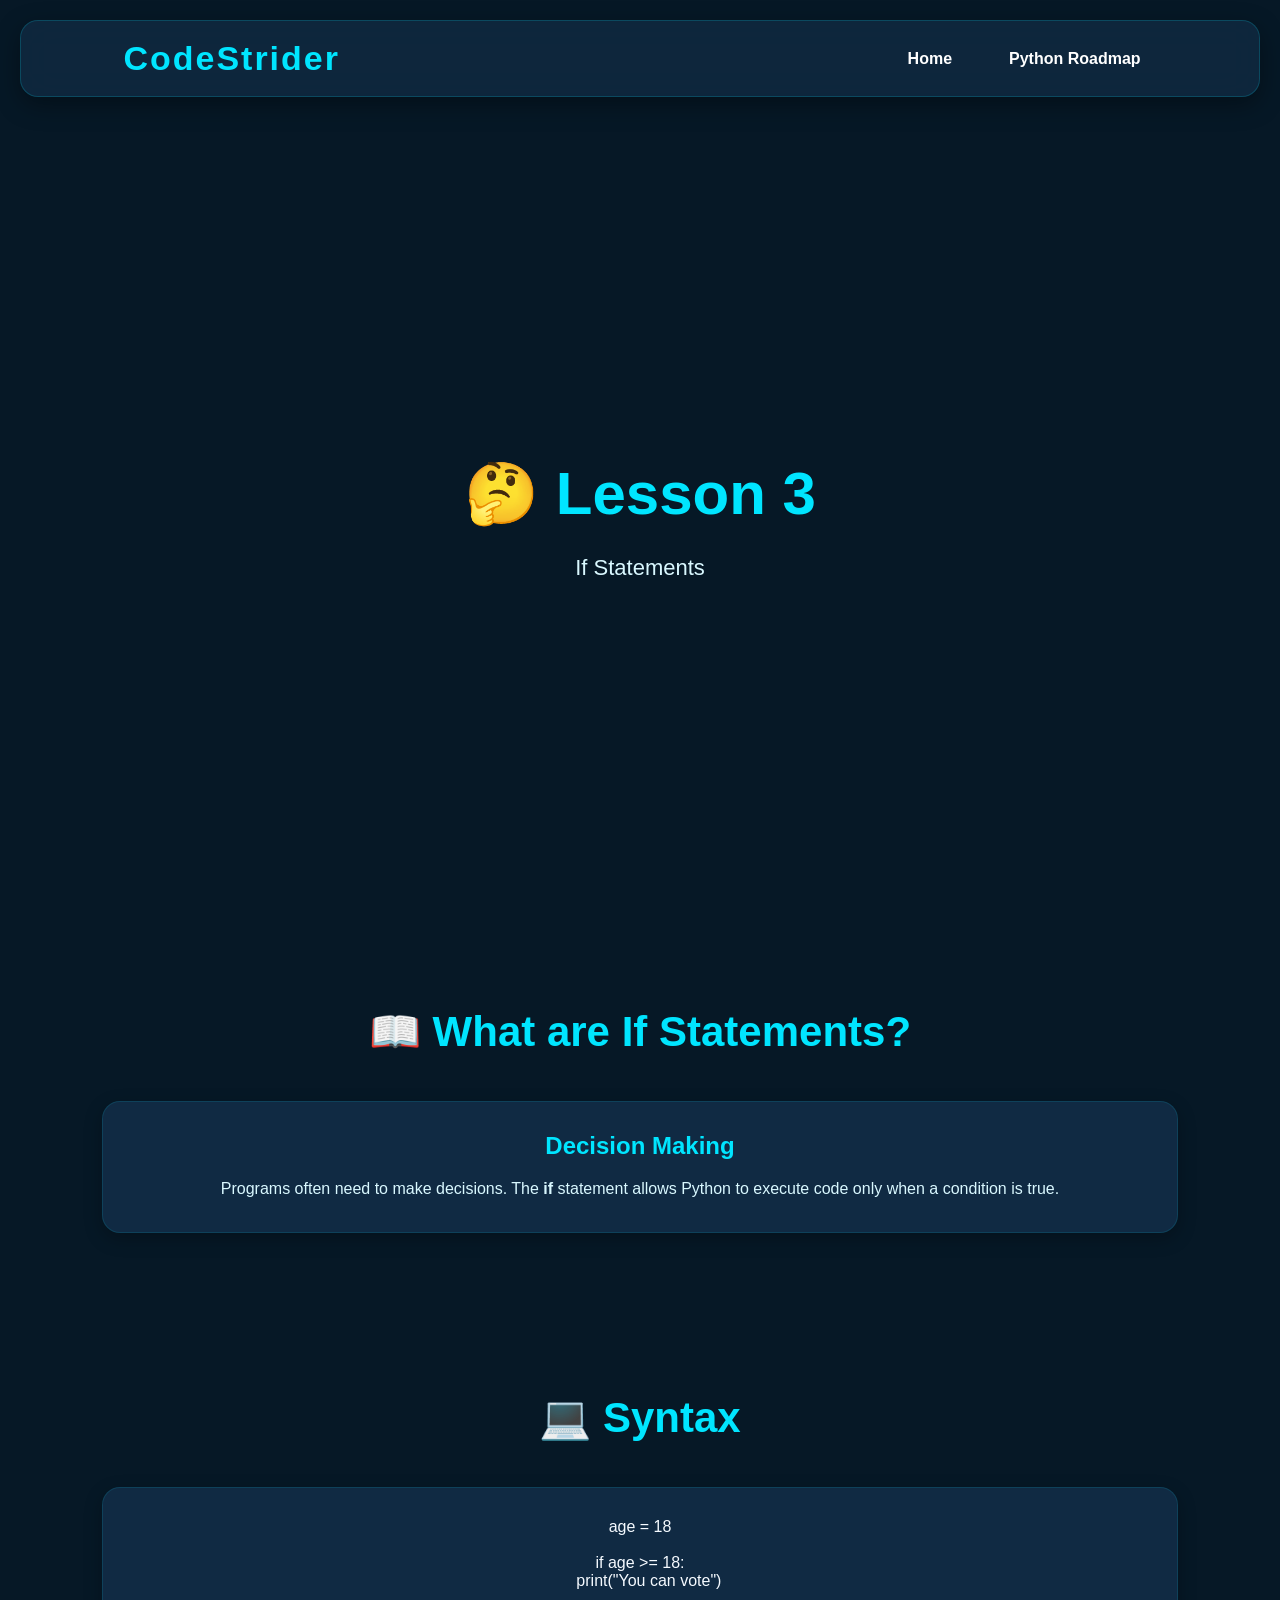
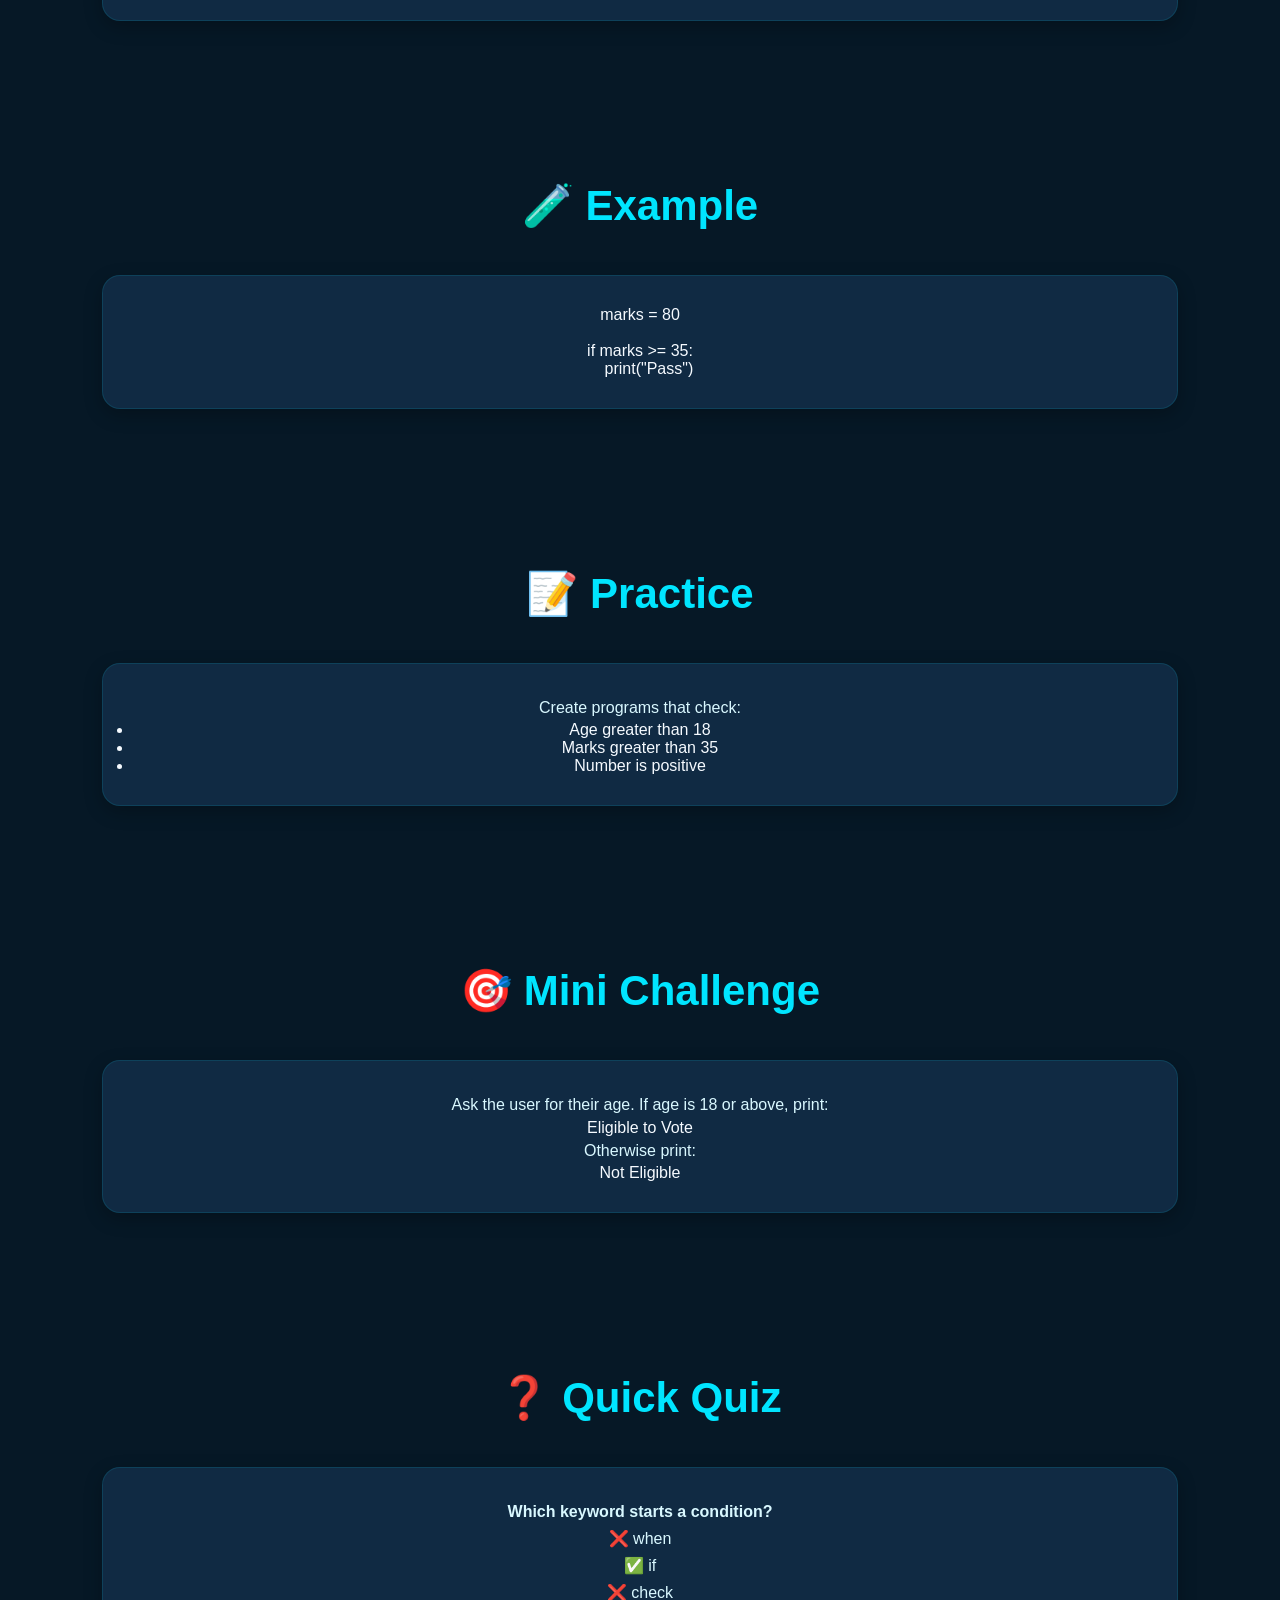
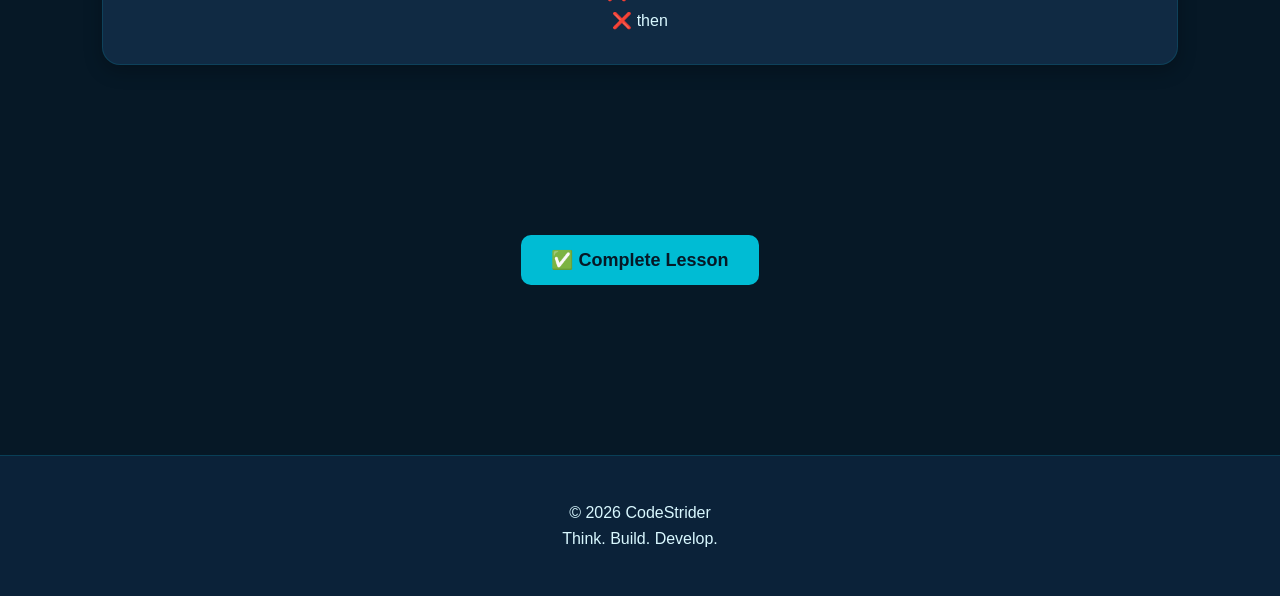
<file: lesson3.html>
<!DOCTYPE html>
<html lang="en">

<head>

<meta charset="UTF-8">
<meta name="viewport" content="width=device-width, initial-scale=1.0">

<title>Lesson 3 - If Statements | CodeStrider</title>

<link rel="stylesheet" href="style.css">
<script defer src="script.js"></script>

</head>

<body>

<nav>

<div class="logo">CodeStrider</div>

<div class="nav-links">
<a href="index.html">Home</a>
<a href="python.html">Python Roadmap</a>
</div>

</nav>

<section class="hero">

<h1>🤔 Lesson 3</h1>

<p>If Statements</p>

</section>

<section class="features">

<h2>📖 What are If Statements?</h2>

<div class="feature-container">

<div class="feature-card">

<h3>Decision Making</h3>

<p>

Programs often need to make decisions.
The <b>if</b> statement allows Python to execute code only when a condition is true.

</p>

</div>

</div>

</section>

<section>

<h2>💻 Syntax</h2>

<div class="feature-card">

<pre>
age = 18

if age >= 18:
    print("You can vote")
</pre>

</div>

</section>

<section>

<h2>🧪 Example</h2>

<div class="feature-card">

<pre>
marks = 80

if marks >= 35:
    print("Pass")
</pre>

</div>

</section>

<section>

<h2>📝 Practice</h2>

<div class="feature-card">

<p>Create programs that check:</p>

<ul>

<li>Age greater than 18</li>

<li>Marks greater than 35</li>

<li>Number is positive</li>

</ul>

</div>

</section>

<section>

<h2>🎯 Mini Challenge</h2>

<div class="feature-card">

<p>

Ask the user for their age.

If age is 18 or above, print:

</p>

<pre>
Eligible to Vote
</pre>

<p>

Otherwise print:

</p>

<pre>
Not Eligible
</pre>

</div>

</section>

<section>

<h2>❓ Quick Quiz</h2>

<div class="feature-card">

<p><b>Which keyword starts a condition?</b></p>

<p>❌ when</p>

<p>✅ if</p>

<p>❌ check</p>

<p>❌ then</p>

</div>

</section>

<section style="text-align:center;">

<button onclick="completeLesson3()">

✅ Complete Lesson

</button>

</section>

<footer>

<p>© 2026 CodeStrider</p>

<p>Think. Build. Develop.</p>

</footer>

</body>

</html>
</file>
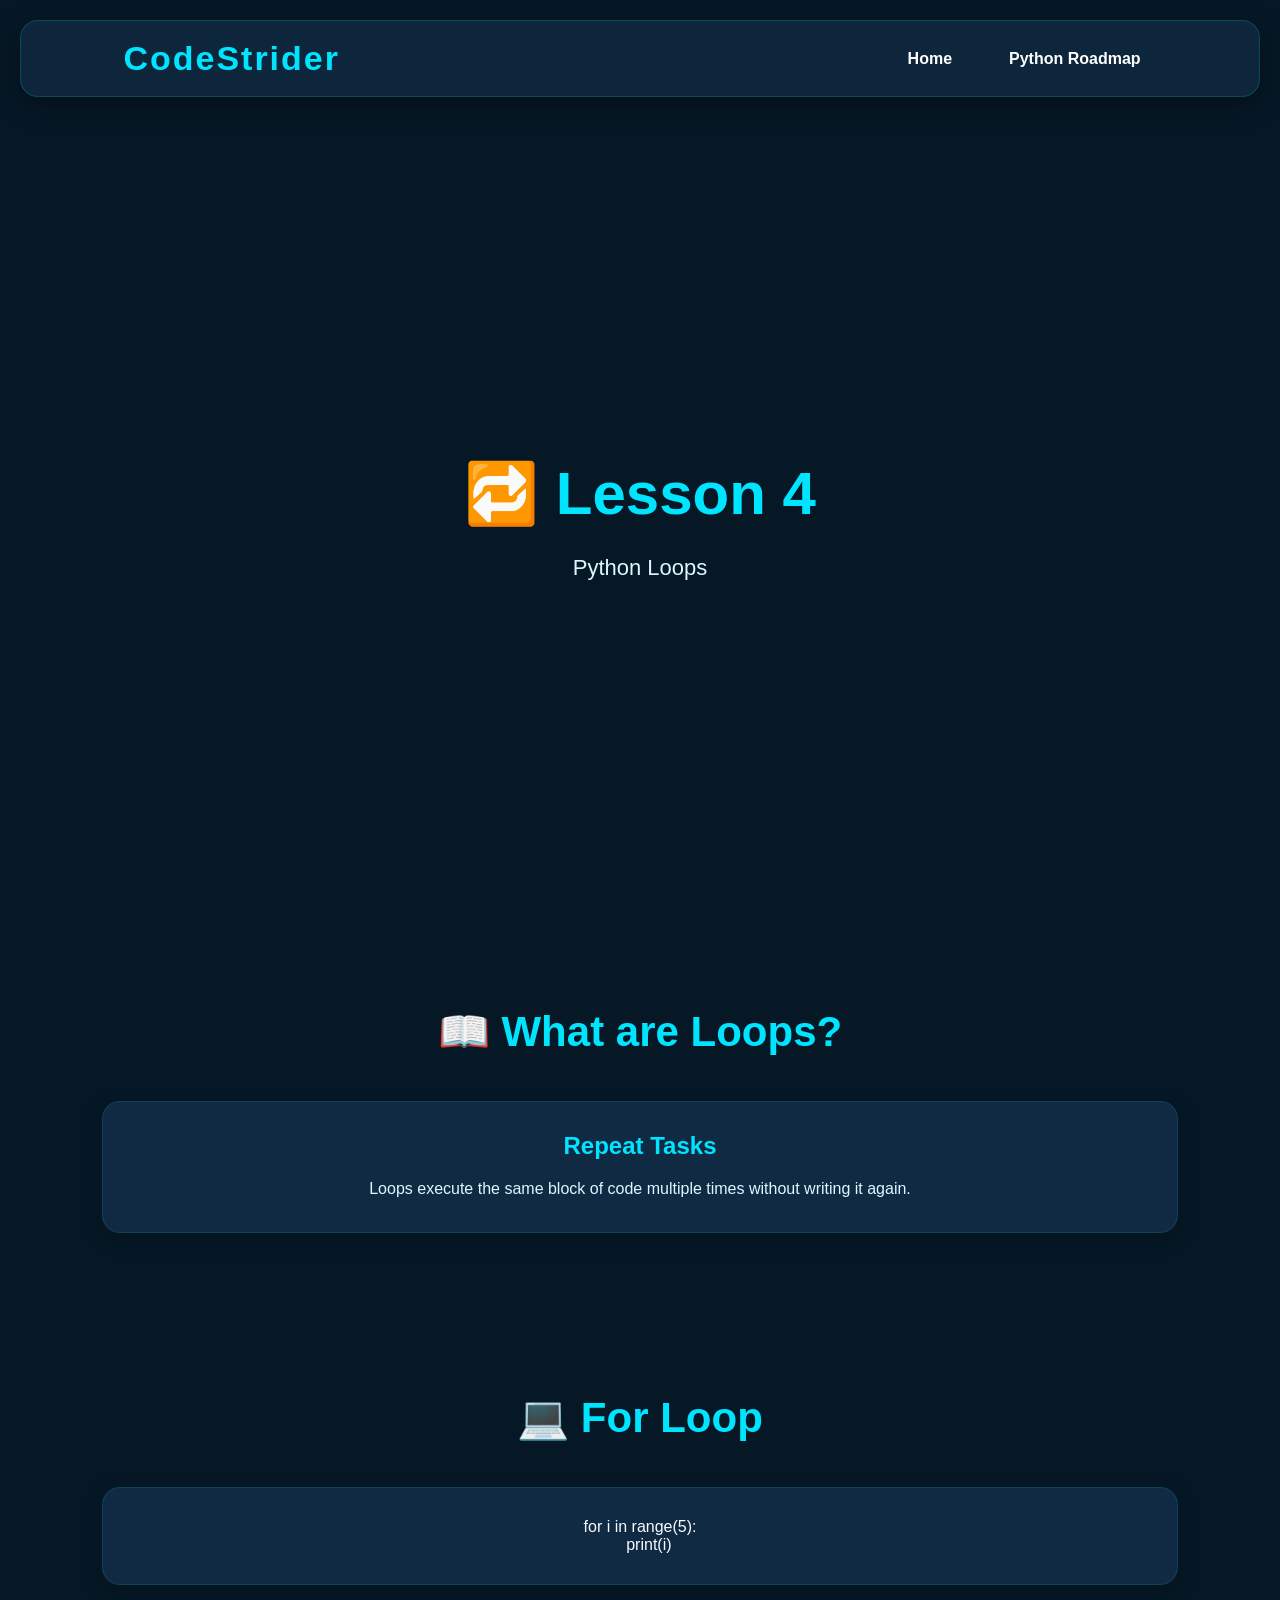
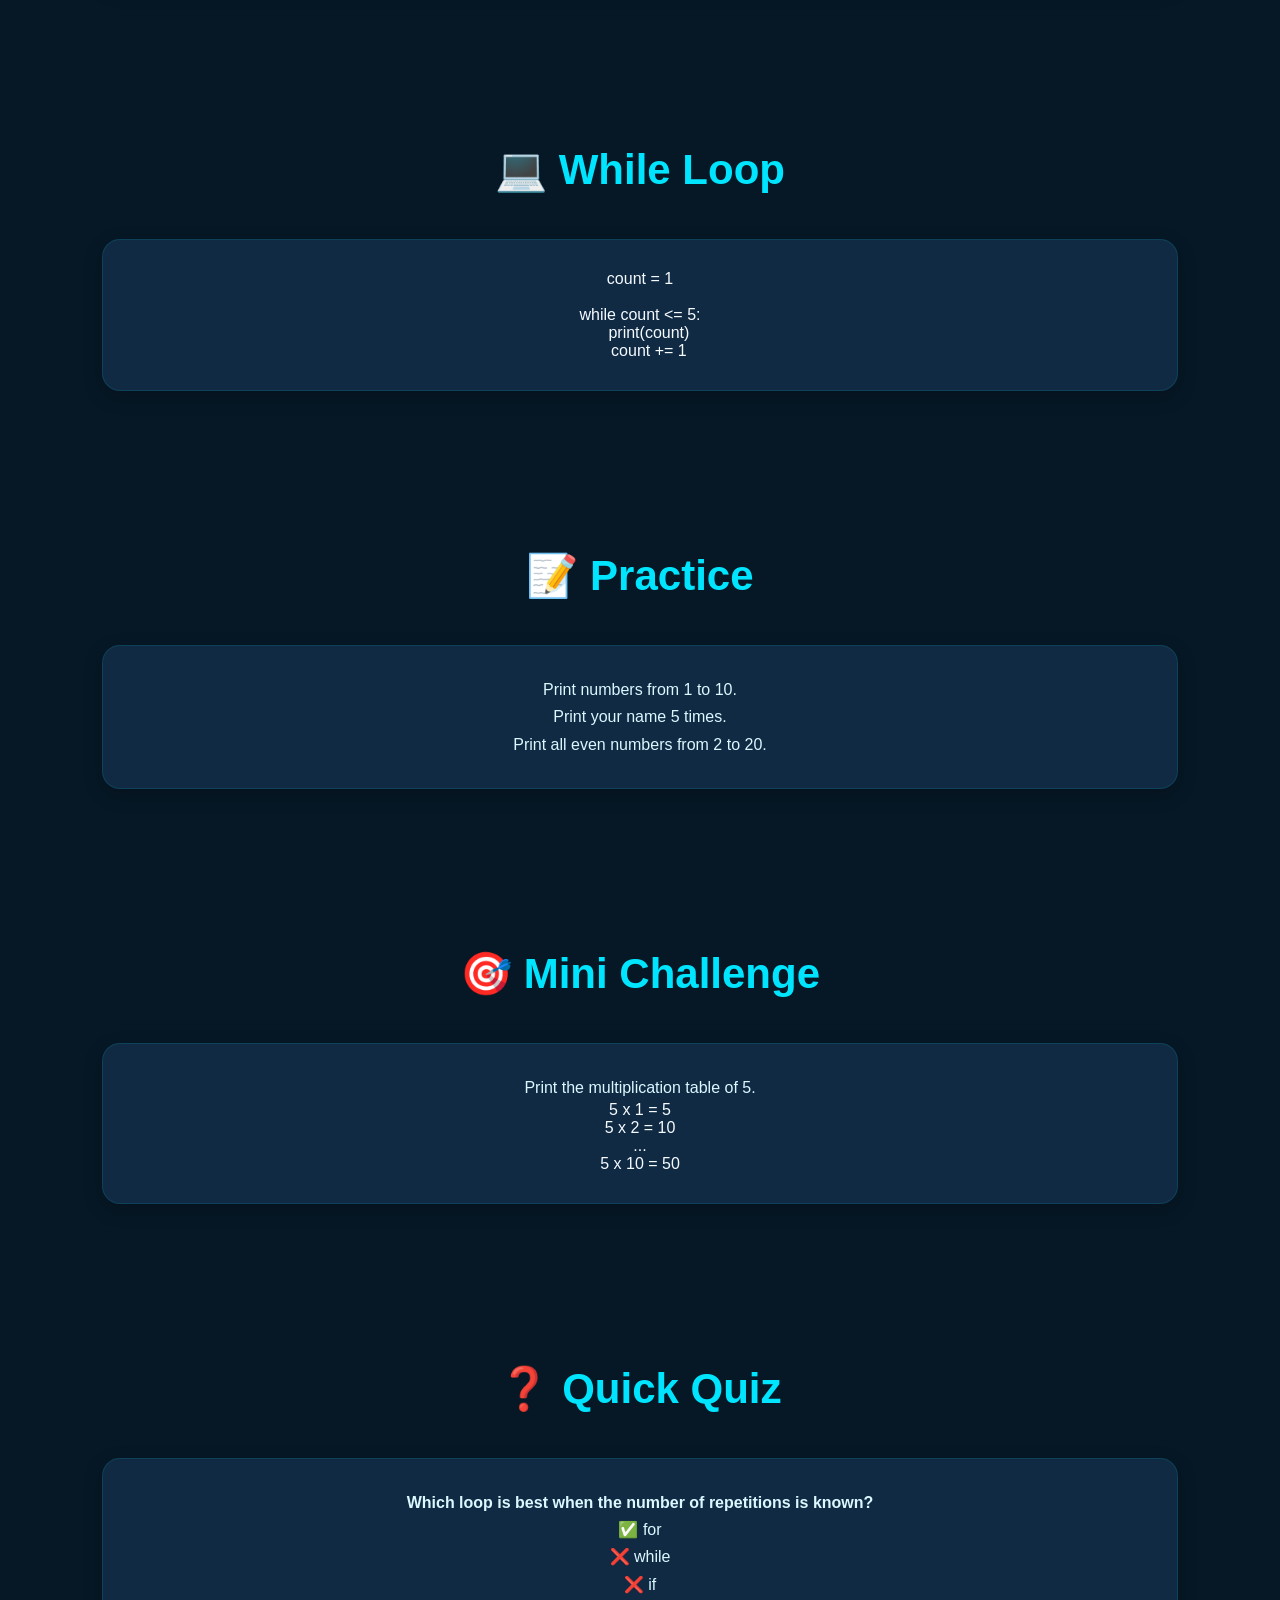
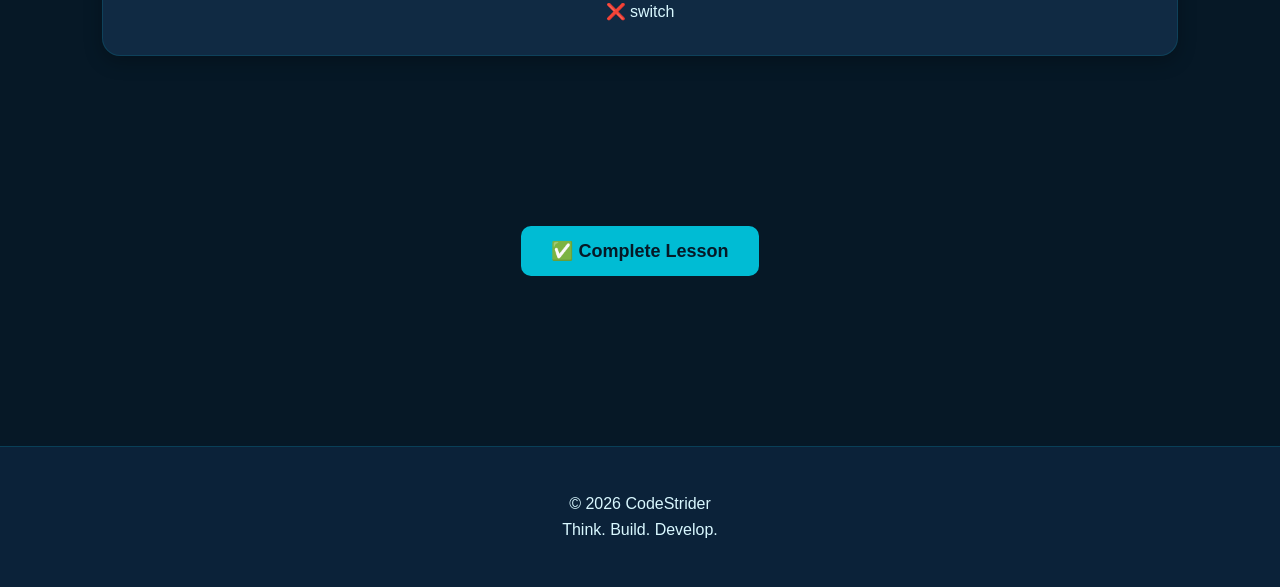
<file: lesson4.html>
<!DOCTYPE html>
<html lang="en">

<head>

<meta charset="UTF-8">
<meta name="viewport" content="width=device-width, initial-scale=1.0">

<title>Lesson 4 - Loops | CodeStrider</title>

<link rel="stylesheet" href="style.css">
<script defer src="script.js"></script>

</head>

<body>

<nav>

<div class="logo">CodeStrider</div>

<div class="nav-links">
<a href="index.html">Home</a>
<a href="python.html">Python Roadmap</a>
</div>

</nav>

<section class="hero">

<h1>🔁 Lesson 4</h1>

<p>Python Loops</p>

</section>

<section class="features">

<h2>📖 What are Loops?</h2>

<div class="feature-container">

<div class="feature-card">

<h3>Repeat Tasks</h3>

<p>

Loops execute the same block of code multiple times without writing it again.

</p>

</div>

</div>

</section>

<section>

<h2>💻 For Loop</h2>

<div class="feature-card">

<pre>
for i in range(5):
    print(i)
</pre>

</div>

</section>

<section>

<h2>💻 While Loop</h2>

<div class="feature-card">

<pre>
count = 1

while count <= 5:
    print(count)
    count += 1
</pre>

</div>

</section>

<section>

<h2>📝 Practice</h2>

<div class="feature-card">

<p>Print numbers from 1 to 10.</p>

<p>Print your name 5 times.</p>

<p>Print all even numbers from 2 to 20.</p>

</div>

</section>

<section>

<h2>🎯 Mini Challenge</h2>

<div class="feature-card">

<p>

Print the multiplication table of 5.

</p>

<pre>
5 x 1 = 5
5 x 2 = 10
...
5 x 10 = 50
</pre>

</div>

</section>

<section>

<h2>❓ Quick Quiz</h2>

<div class="feature-card">

<p><b>Which loop is best when the number of repetitions is known?</b></p>

<p>✅ for</p>

<p>❌ while</p>

<p>❌ if</p>

<p>❌ switch</p>

</div>

</section>

<section style="text-align:center;">

<button onclick="completeLesson4()">

✅ Complete Lesson

</button>

</section>

<footer>

<p>© 2026 CodeStrider</p>

<p>Think. Build. Develop.</p>

</footer>

</body>

</html>
</file>
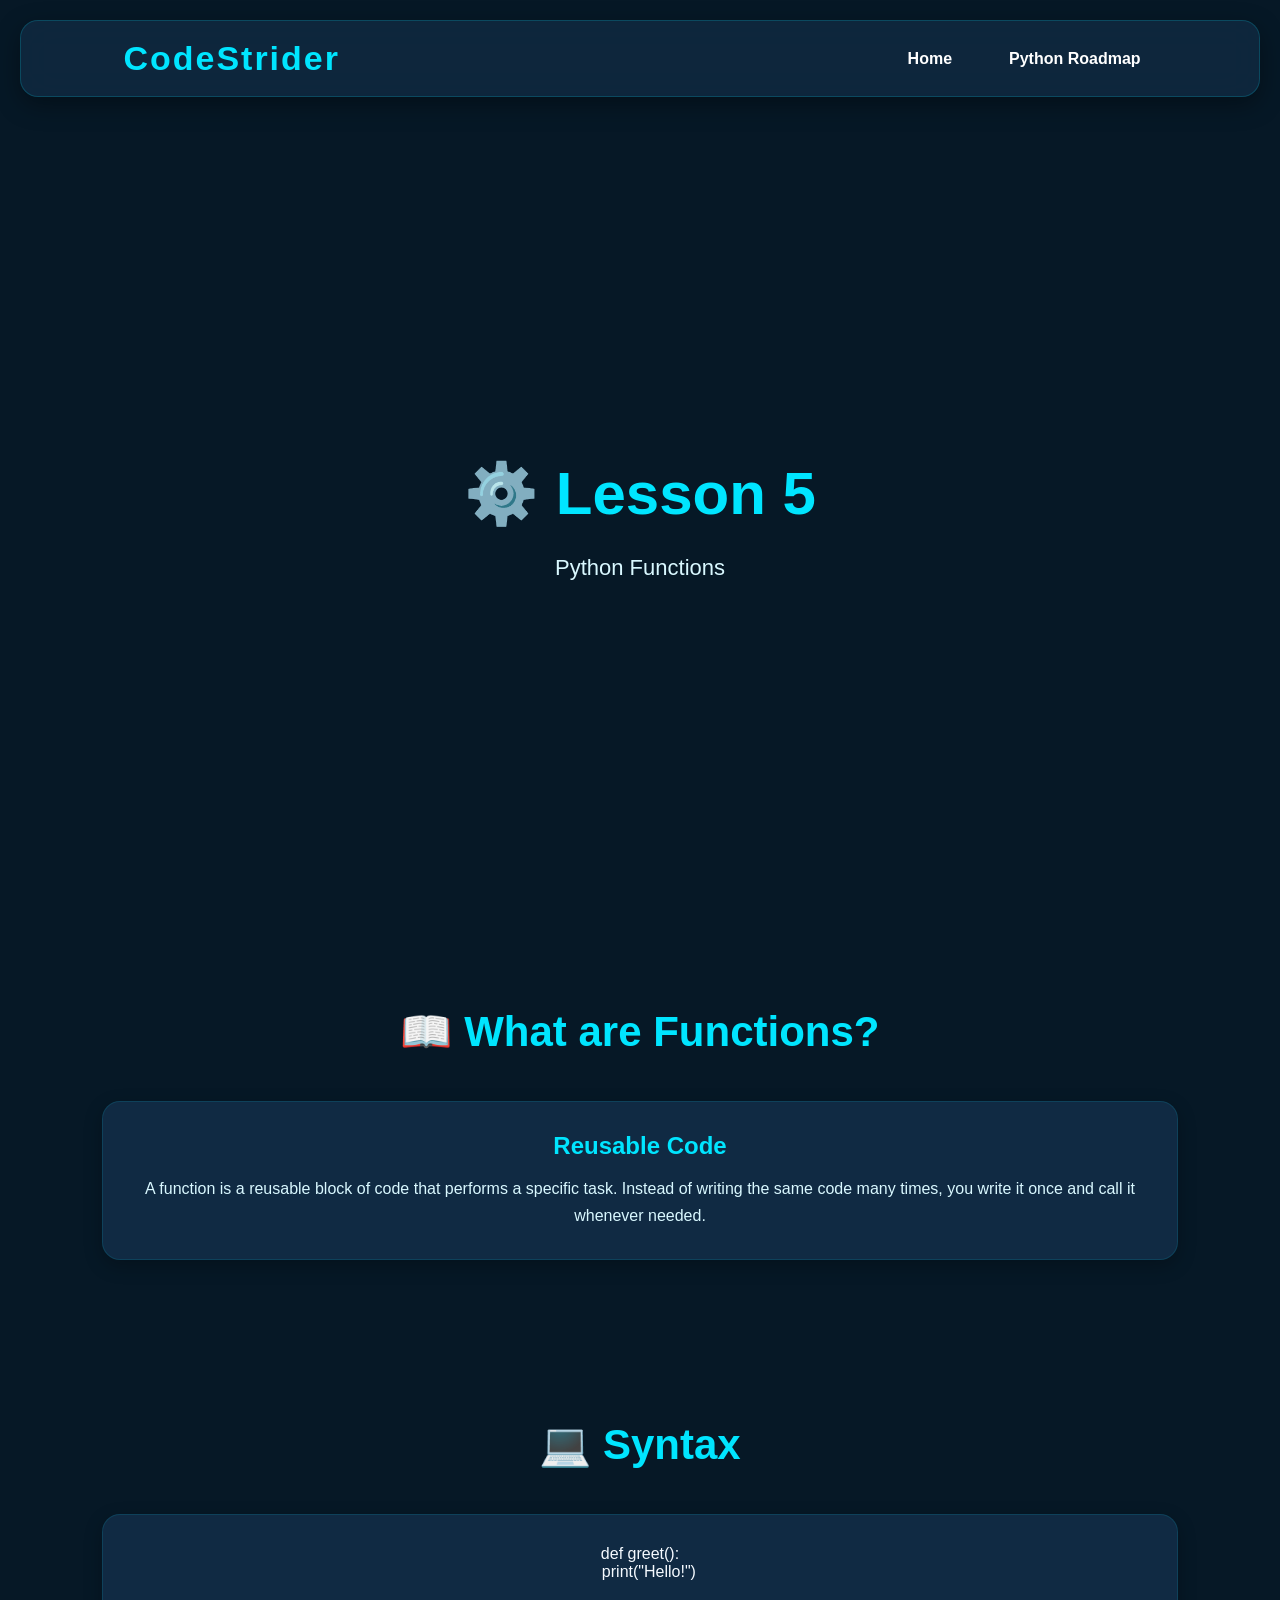
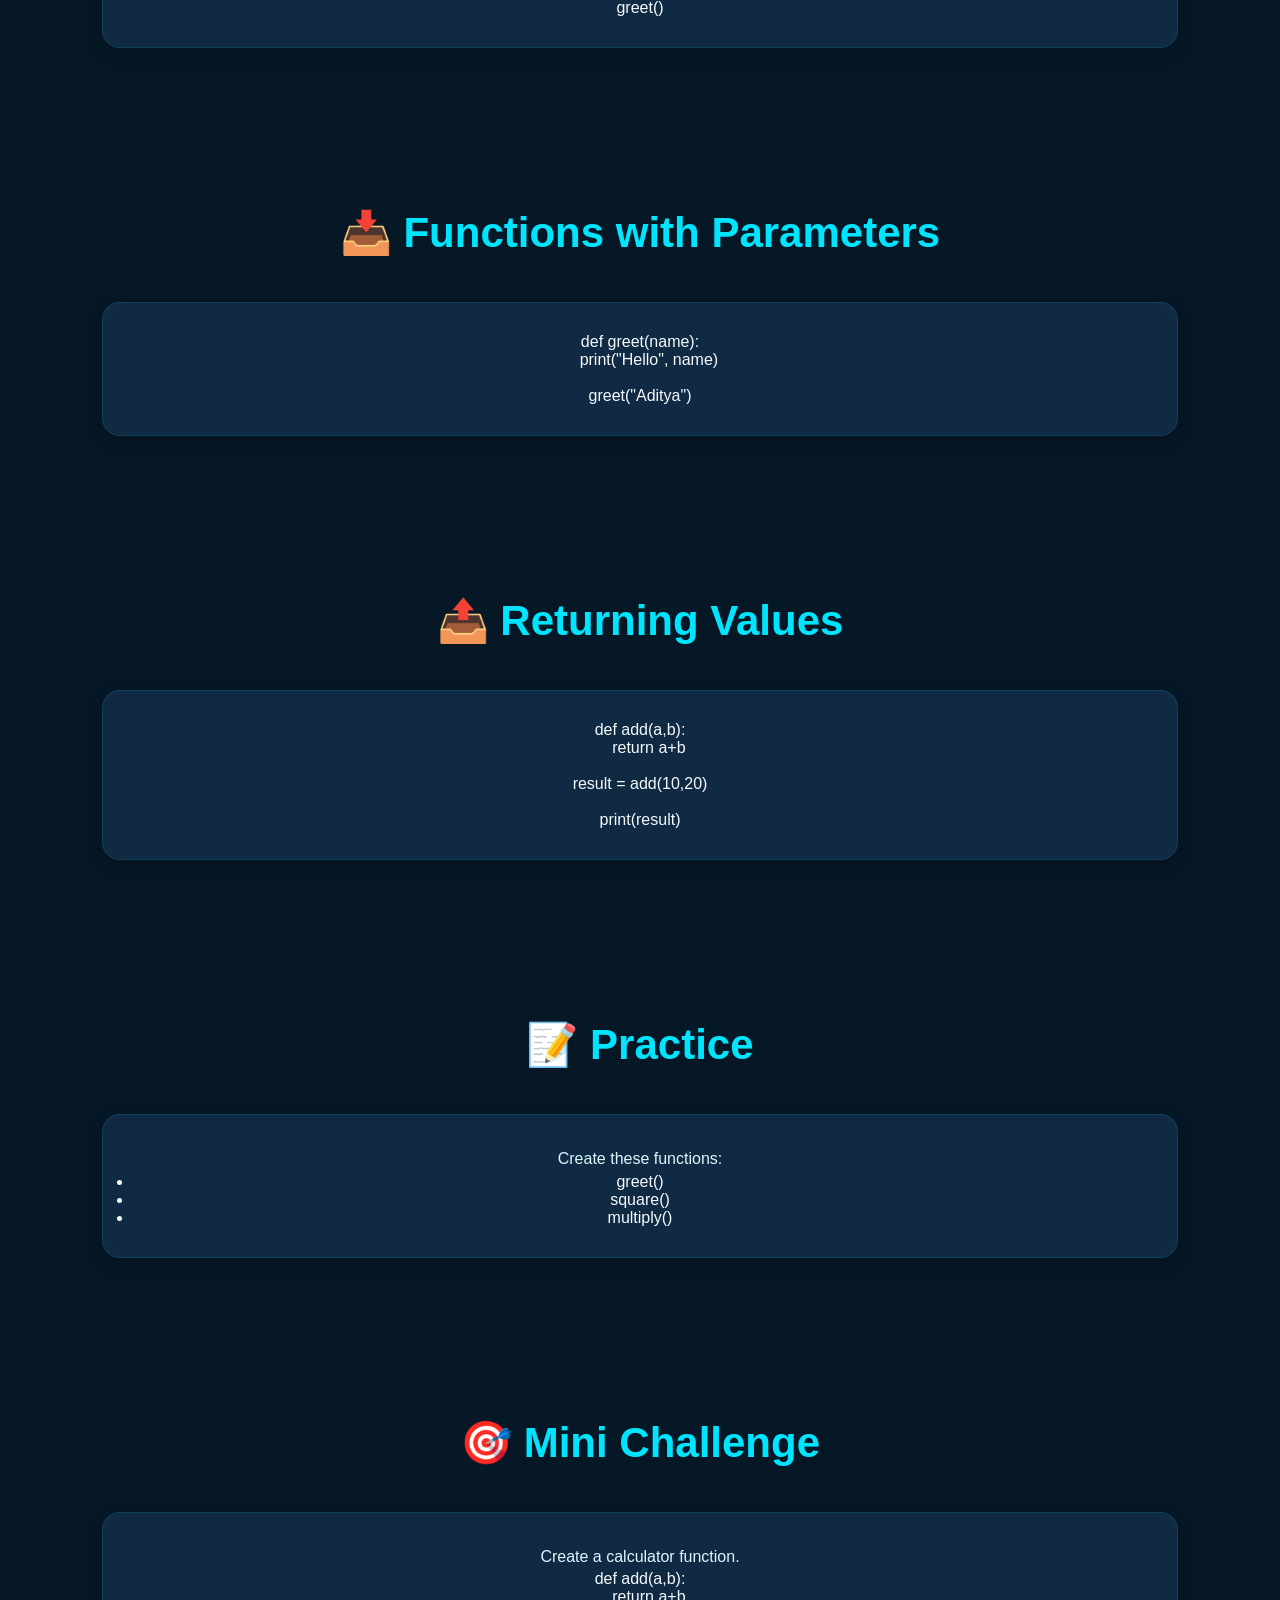
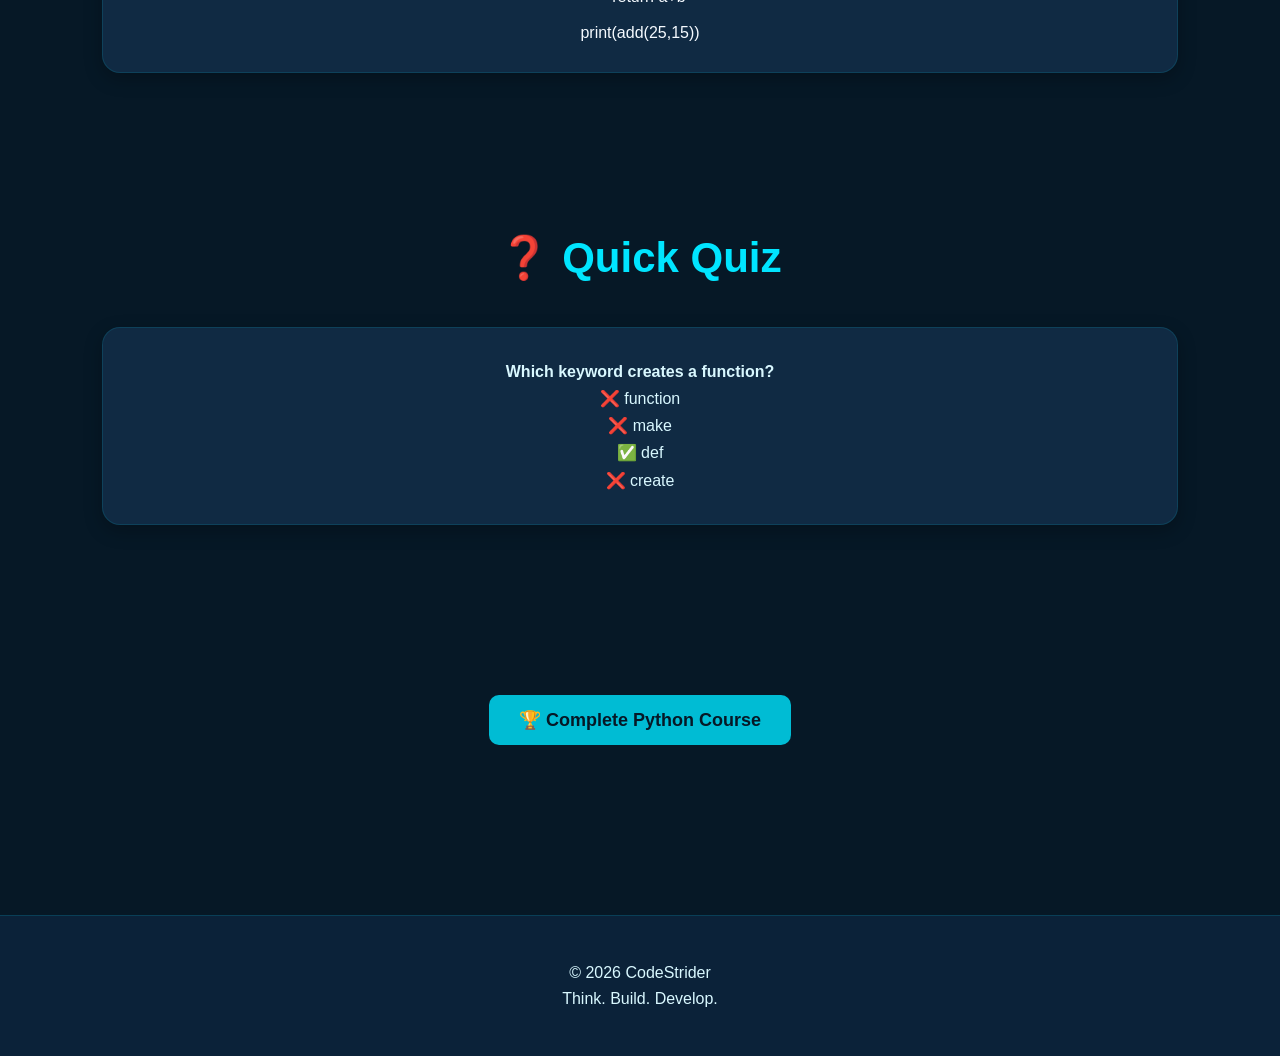
<file: lesson5.html>
<!DOCTYPE html>
<html lang="en">

<head>

<meta charset="UTF-8">
<meta name="viewport" content="width=device-width, initial-scale=1.0">

<title>Lesson 5 - Functions | CodeStrider</title>

<link rel="stylesheet" href="style.css">
<script defer src="script.js"></script>

</head>

<body>

<nav>

<div class="logo">CodeStrider</div>

<div class="nav-links">
<a href="index.html">Home</a>
<a href="python.html">Python Roadmap</a>
</div>

</nav>

<section class="hero">

<h1>⚙️ Lesson 5</h1>

<p>Python Functions</p>

</section>

<section class="features">

<h2>📖 What are Functions?</h2>

<div class="feature-container">

<div class="feature-card">

<h3>Reusable Code</h3>

<p>

A function is a reusable block of code that performs a specific task. Instead of writing the same code many times, you write it once and call it whenever needed.

</p>

</div>

</div>

</section>

<section>

<h2>💻 Syntax</h2>

<div class="feature-card">

<pre>
def greet():
    print("Hello!")

greet()
</pre>

</div>

</section>

<section>

<h2>📥 Functions with Parameters</h2>

<div class="feature-card">

<pre>
def greet(name):
    print("Hello", name)

greet("Aditya")
</pre>

</div>

</section>

<section>

<h2>📤 Returning Values</h2>

<div class="feature-card">

<pre>
def add(a,b):
    return a+b

result = add(10,20)

print(result)
</pre>

</div>

</section>

<section>

<h2>📝 Practice</h2>

<div class="feature-card">

<p>Create these functions:</p>

<ul>

<li>greet()</li>

<li>square()</li>

<li>multiply()</li>

</ul>

</div>

</section>

<section>

<h2>🎯 Mini Challenge</h2>

<div class="feature-card">

<p>Create a calculator function.</p>

<pre>
def add(a,b):
    return a+b

print(add(25,15))
</pre>

</div>

</section>

<section>

<h2>❓ Quick Quiz</h2>

<div class="feature-card">

<p><b>Which keyword creates a function?</b></p>

<p>❌ function</p>

<p>❌ make</p>

<p>✅ def</p>

<p>❌ create</p>

</div>

</section>

<section style="text-align:center;">

<button onclick="completeLesson5()">

🏆 Complete Python Course

</button>

</section>

<footer>

<p>© 2026 CodeStrider</p>

<p>Think. Build. Develop.</p>

</footer>

</body>

</html>
</file>
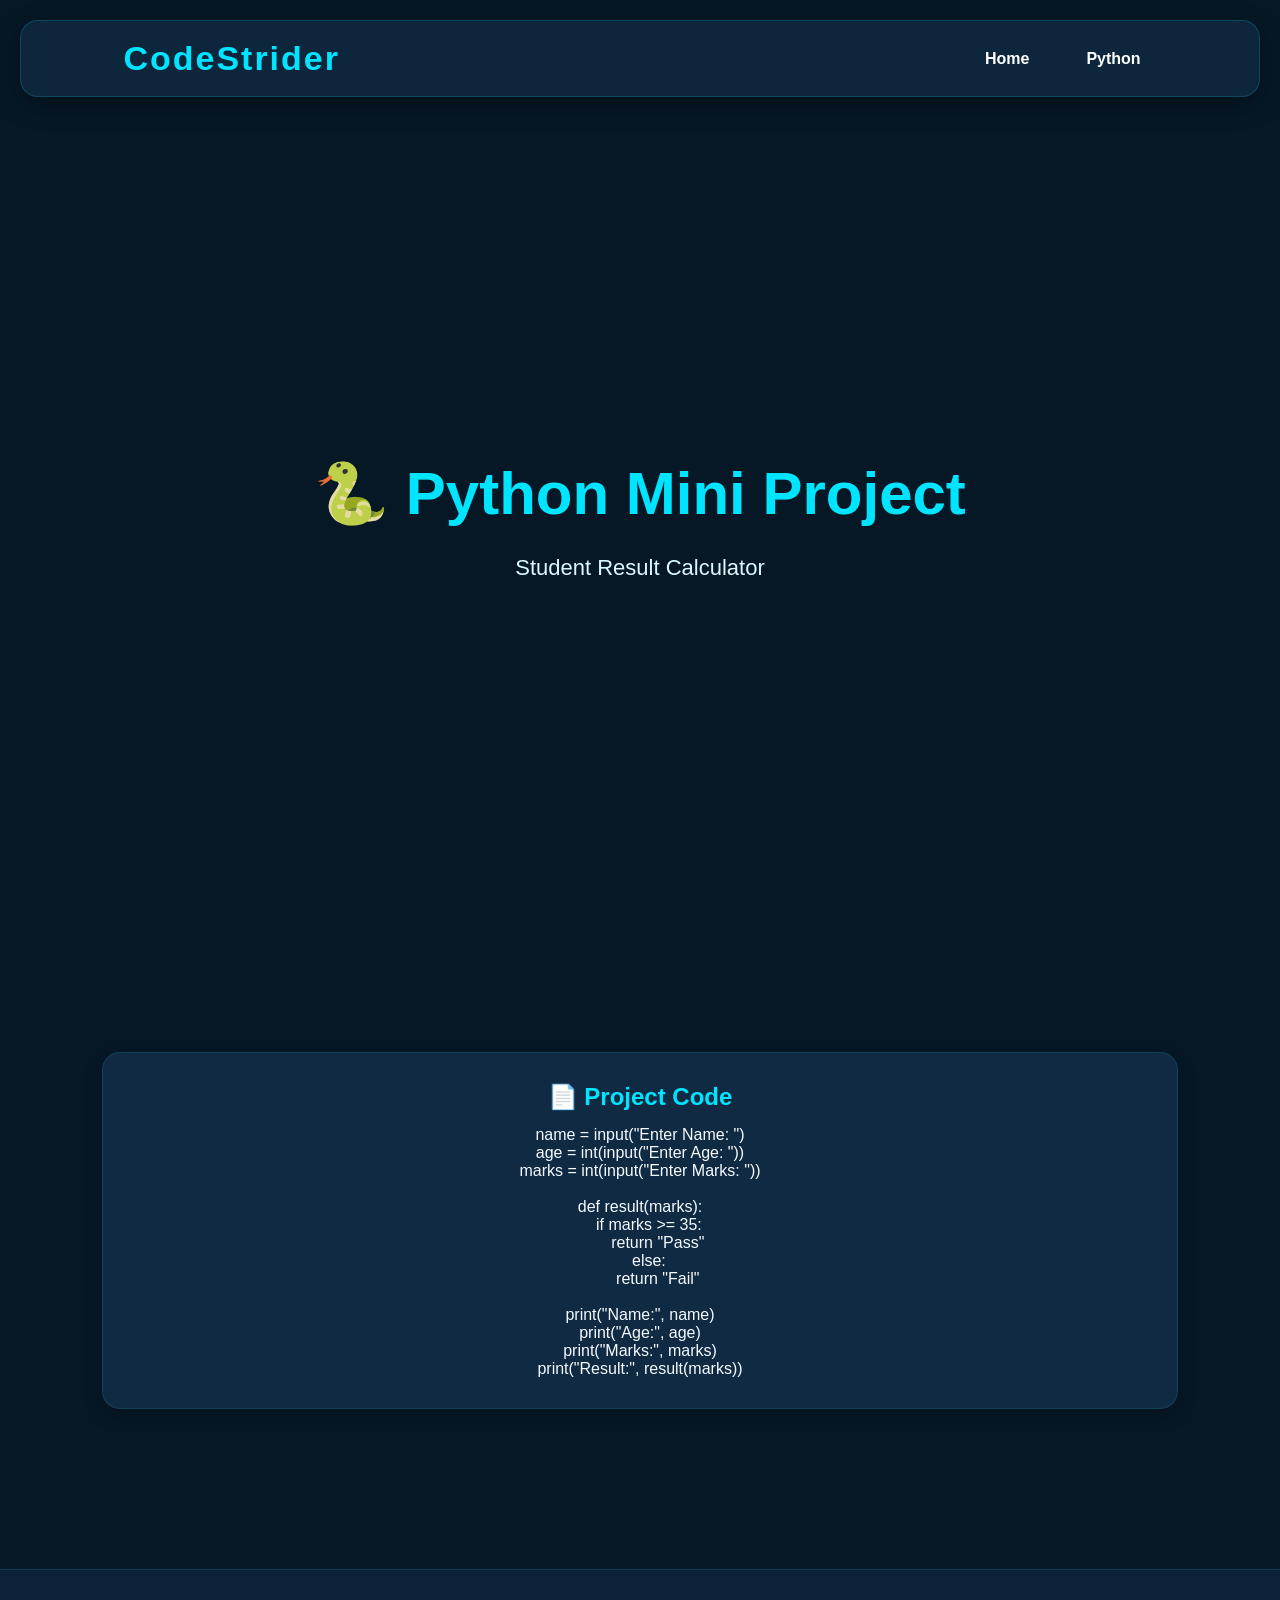
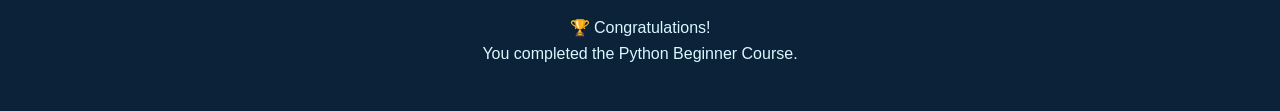
<file: python-project.html>
<!DOCTYPE html>
<html lang="en">

<head>
<meta charset="UTF-8">
<meta name="viewport" content="width=device-width, initial-scale=1.0">

<title>Python Mini Project | CodeStrider</title>

<link rel="stylesheet" href="style.css">

</head>

<body>

<nav>

<div class="logo">CodeStrider</div>

<div class="nav-links">
<a href="index.html">Home</a>
<a href="python.html">Python</a>
</div>

</nav>

<section class="hero">

<h1>🐍 Python Mini Project</h1>

<p>Student Result Calculator</p>

</section>

<section class="features">

<div class="feature-container">

<div class="feature-card">

<h3>📄 Project Code</h3>

<pre>
name = input("Enter Name: ")
age = int(input("Enter Age: "))
marks = int(input("Enter Marks: "))

def result(marks):
    if marks >= 35:
        return "Pass"
    else:
        return "Fail"

print("Name:", name)
print("Age:", age)
print("Marks:", marks)
print("Result:", result(marks))
</pre>

</div>

</div>

</section>

<footer>

<p>🏆 Congratulations!</p>
<p>You completed the Python Beginner Course.</p>

</footer>

</body>

</html>
</file>
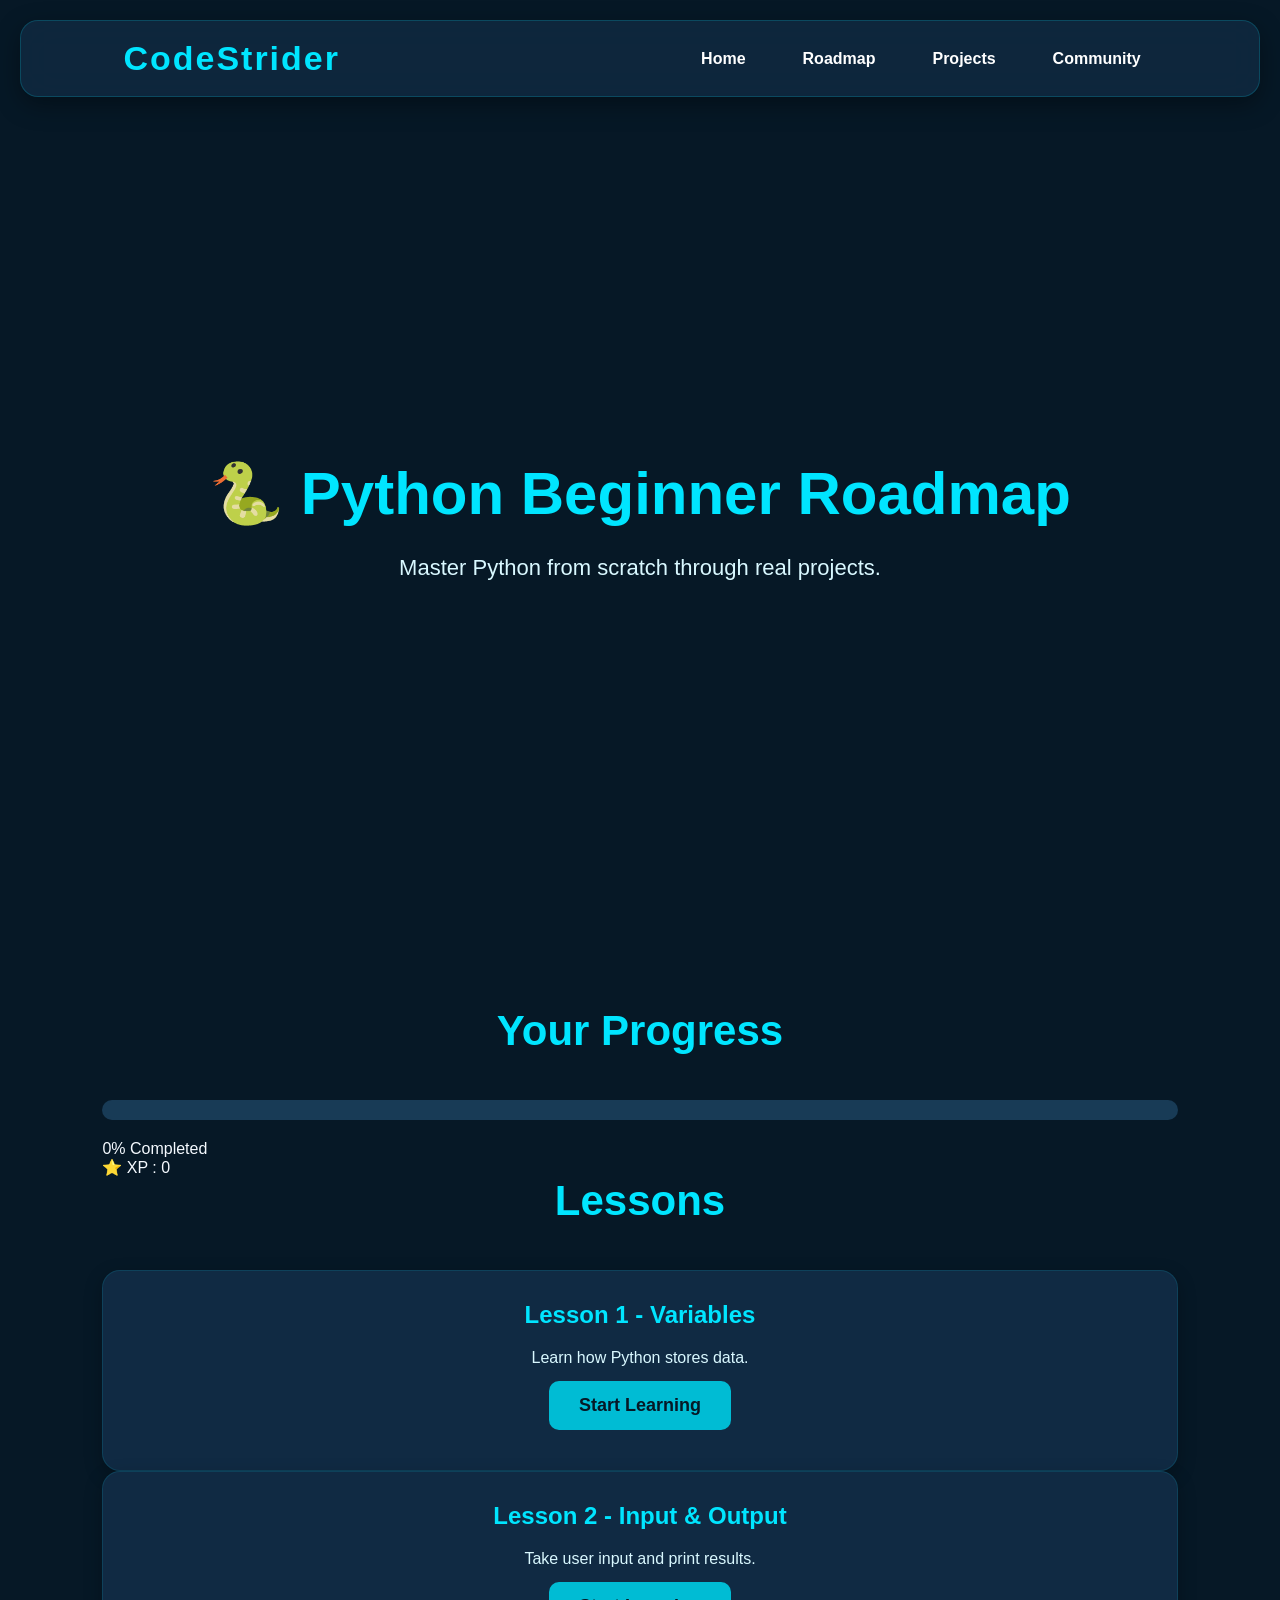
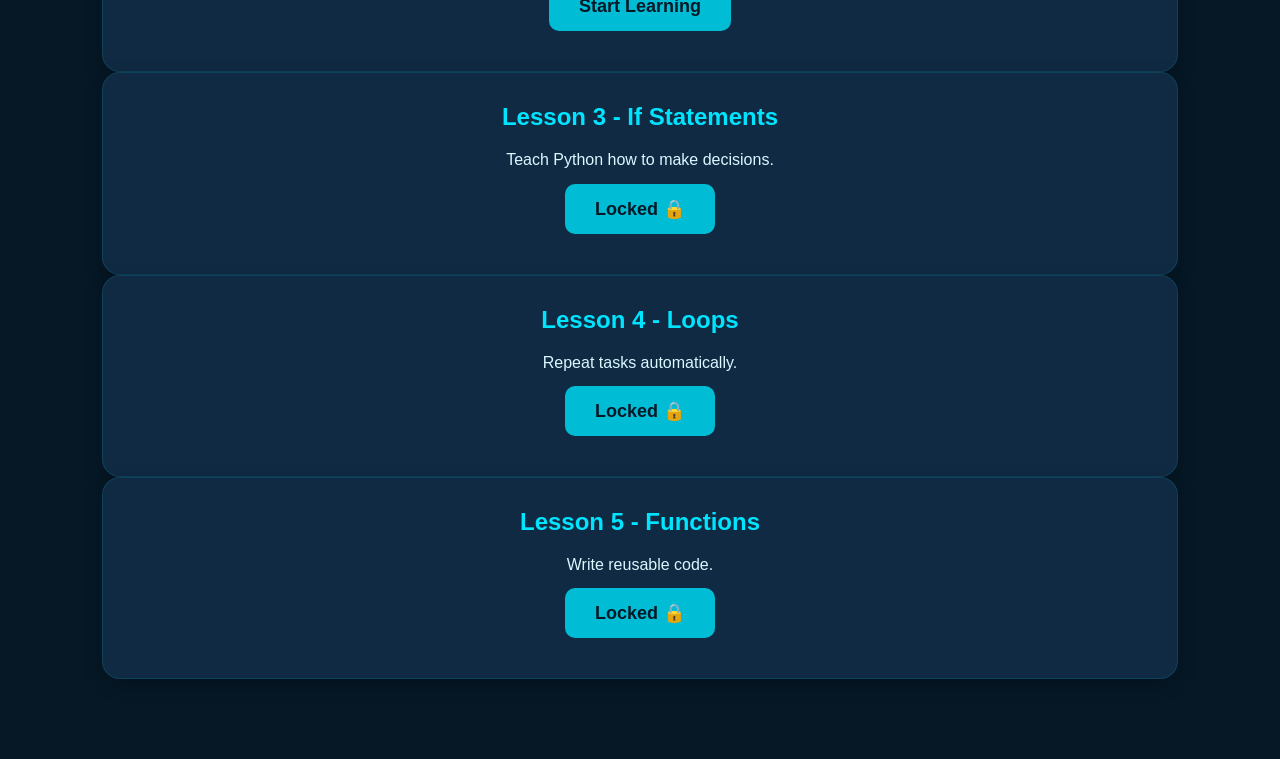
<file: python.html>
<!DOCTYPE html>
<html lang="en">

<head>
    <meta charset="UTF-8">
    <meta name="viewport" content="width=device-width, initial-scale=1.0">
    <title>Python Roadmap | CodeStrider</title>

    <link rel="stylesheet" href="style.css">
    <script defer src="script.js"></script>
</head>

<body>

<nav>

<div class="logo">CodeStrider</div>

<div class="nav-links">
<a href="index.html">Home</a>
<a href="#">Roadmap</a>
<a href="#">Projects</a>
<a href="#">Community</a>
</div>

</nav>

<section class="hero">

<h1>🐍 Python Beginner Roadmap</h1>

<p>
Master Python from scratch through real projects.
</p>

</section>

<section class="courses">

<h2>Your Progress</h2>

<div class="progress-bar">
    <div class="progress-fill"></div>
</div>
<p id="progressText">0% Completed</p>
<p>⭐ XP : <span id="xp">0</span></p>

<h2>Lessons</h2>

<div class="course-card">
<h3>Lesson 1 - Variables</h3>
<p>Learn how Python stores data.</p>
<button onclick="window.location.href='lesson1.html'">
    Start Learning
</button>
</div>

<div class="course-card">
<h3>Lesson 2 - Input & Output</h3>
<p>Take user input and print results.</p>
<button onclick="window.location.href='lesson2.html'" id="lesson2btn">
    Start Learning
</button>
</div>

<div class="course-card">
<h3>Lesson 3 - If Statements</h3>
<p>Teach Python how to make decisions.</p>
<button id="lesson3btn" disabled
onclick="window.location.href='lesson3.html'">

Locked 🔒

</button>
</div>

<div class="course-card">
<h3>Lesson 4 - Loops</h3>
<p>Repeat tasks automatically.</p>
<button id="lesson4btn" disabled
onclick="window.location.href='lesson4.html'">

Locked 🔒

</button>
</div>

<div class="course-card">
<h3>Lesson 5 - Functions</h3>
<p>Write reusable code.</p>
<button id="lesson5btn" disabled
onclick="window.location.href='lesson5.html'">

Locked 🔒

</button>
</div>

</section>

</body>

</html>
</file>
<file: style.css>
/* ===========================
   CodeStrider CSS v2.0
   Part 1
=========================== */

*{
    margin:0;
    padding:0;
    box-sizing:border-box;
    scroll-behavior:smooth;
    font-family:Arial,Helvetica,sans-serif;
}

body{
    background:#061826;
    color:#F5FAFF;
    overflow-x:hidden;
}

/* Navigation */

nav{
    display:flex;
    justify-content:space-between;
    align-items:center;
    padding:18px 8%;
    position:sticky;
    top:15px;
    margin:20px;
    border-radius:18px;
    background:rgba(16,42,67,.82);
    backdrop-filter:blur(18px);
    border:1px solid rgba(0,229,255,.18);
    box-shadow:0 8px 25px rgba(0,0,0,.35);
    z-index:1000;
}

.logo{
    font-size:34px;
    font-weight:bold;
    color:#00E5FF;
    letter-spacing:2px;
    transition:.3s;
}

.logo:hover{
    transform:scale(1.05);
    text-shadow:0 0 15px #00E5FF;
}

.nav-links{
    display:flex;
    gap:25px;
}

.nav-links a{
    text-decoration:none;
    color:white;
    font-weight:600;
    padding:10px 16px;
    border-radius:10px;
    transition:.3s;
}

.nav-links a:hover{
    background:#00E5FF;
    color:#061826;
    box-shadow:0 0 18px #00E5FF;
}

/* Hero */

.hero{
    min-height:90vh;
    display:flex;
    flex-direction:column;
    justify-content:center;
    align-items:center;
    text-align:center;
    padding:40px;
}

.hero h1{
    font-size:60px;
    color:#00E5FF;
    margin-bottom:20px;
}

.hero p{
    font-size:22px;
    color:#D9F8FF;
    max-width:700px;
    line-height:1.7;
}

.hero-buttons{
    margin-top:35px;
}

button{
    padding:14px 30px;
    border:none;
    border-radius:10px;
    background:#00BCD4;
    color:#061826;
    font-size:18px;
    font-weight:bold;
    cursor:pointer;
    transition:.3s;
    margin:10px;
}

button:hover{
    background:#00E5FF;
    transform:translateY(-4px);
    box-shadow:0 0 20px #00E5FF;
}

section{
    padding:80px 8%;
}

h2{
    text-align:center;
    color:#00E5FF;
    font-size:42px;
    margin-bottom:45px;
}
/* ===========================
   Part 2
   Cards, Stats & Features
=========================== */

/* Grid Layouts */

.course-container,
.projects-container,
.community-container,
.roadmap-container,
.feature-container{
    display:grid;
    grid-template-columns:repeat(auto-fit,minmax(260px,1fr));
    gap:30px;
}

/* Cards */

.course-card,
.project-card,
.community-card,
.roadmap-card,
.feature-card,
.stat-card{
    background:#102A43;
    border-radius:18px;
    padding:30px;
    text-align:center;
    border:1px solid rgba(0,229,255,.12);
    box-shadow:0 6px 18px rgba(0,0,0,.25);
    transition:.35s;
}

.course-card:hover,
.project-card:hover,
.community-card:hover,
.roadmap-card:hover,
.feature-card:hover,
.stat-card:hover{
    transform:translateY(-8px);
    border-color:#00E5FF;
    box-shadow:0 0 22px rgba(0,229,255,.45);
}

/* Card Titles */

.course-card h3,
.project-card h3,
.community-card h3,
.feature-card h3,
.roadmap-card h3{
    color:#00E5FF;
    margin-bottom:15px;
    font-size:24px;
}

/* Card Text */

.course-card p,
.project-card p,
.community-card p,
.feature-card p,
.roadmap-card p{
    color:#D9F8FF;
    line-height:1.7;
}

/* Stats */

.stats{
    padding:80px 8%;
    display:grid;
    grid-template-columns:repeat(auto-fit,minmax(220px,1fr));
    gap:30px;
}

.stat-card h2{
    font-size:48px;
    color:#00E5FF;
    margin-bottom:10px;
}

.stat-card p{
    color:#D9F8FF;
    font-size:18px;
}

/* Features */

.features{
    text-align:center;
}

.feature-container{
    margin-top:45px;
}

/* Login */

.login-box{
    max-width:420px;
    margin:auto;
    background:#102A43;
    padding:35px;
    border-radius:18px;
    box-shadow:0 0 18px rgba(0,229,255,.18);
}

.login-box input{
    width:100%;
    padding:15px;
    margin:12px 0;
    border:none;
    border-radius:10px;
    background:#183B56;
    color:white;
    font-size:16px;
}

.login-box input:focus{
    outline:none;
    border:1px solid #00E5FF;
    box-shadow:0 0 12px rgba(0,229,255,.45);
}
/* ===========================
   Part 3
   Footer, Animations & Responsive
=========================== */

/* Footer */

footer{
    background:#0B2239;
    padding:40px 20px;
    text-align:center;
    margin-top:80px;
    border-top:1px solid rgba(0,229,255,.15);
}

footer h2{
    color:#00E5FF;
    margin-bottom:15px;
}

footer p{
    color:#D9F8FF;
    margin:8px 0;
}

/* Links */

a{
    color:inherit;
    text-decoration:none;
}

/* Smooth Fade Animation */

.hero,
.course-card,
.project-card,
.community-card,
.feature-card,
.stat-card,
.login-box{
    animation:fadeUp .8s ease;
}

@keyframes fadeUp{
    from{
        opacity:0;
        transform:translateY(30px);
    }
    to{
        opacity:1;
        transform:translateY(0);
    }
}

/* Scrollbar */

::-webkit-scrollbar{
    width:10px;
}

::-webkit-scrollbar-track{
    background:#061826;
}

::-webkit-scrollbar-thumb{
    background:#00BCD4;
    border-radius:10px;
}

::-webkit-scrollbar-thumb:hover{
    background:#00E5FF;
}

/* Responsive */

@media(max-width:900px){

    nav{
        flex-direction:column;
        gap:20px;
    }

    .nav-links{
        flex-wrap:wrap;
        justify-content:center;
    }

    .hero h1{
        font-size:42px;
    }

    .hero p{
        font-size:18px;
    }

    h2{
        font-size:34px;
    }

    button{
        width:100%;
        max-width:300px;
    }
}

@media(max-width:600px){

    .hero{
        min-height:80vh;
    }

    .hero h1{
        font-size:34px;
    }

    .hero p{
        font-size:16px;
    }

    .logo{
        font-size:28px;
    }

    section{
        padding:60px 6%;
    }
}

/* ================= Popup ================= */

.popup{

display:none;

position:fixed;

top:0;

left:0;

width:100%;

height:100%;

background:rgba(0,0,0,.75);

justify-content:center;

align-items:center;

z-index:9999;

}

.popup-content{

background:#102A43;

padding:35px;

border-radius:18px;

text-align:center;

width:90%;

max-width:420px;

border:1px solid #00E5FF;

box-shadow:0 0 30px rgba(0,229,255,.4);

animation:popup .3s ease;

}

.popup-content h2{

color:#00E5FF;

margin-bottom:15px;

}

.popup-content p{

margin-bottom:25px;

line-height:1.7;

}

@keyframes popup{

from{

transform:scale(.8);

opacity:0;

}

to{

transform:scale(1);

opacity:1;

}

}

/* ================= Progress ================= */

.progress-section{

padding:80px 8%;
text-align:center;

}

.progress-box{

background:#102A43;
padding:30px;
border-radius:18px;
max-width:700px;
margin:auto;
box-shadow:0 0 20px rgba(0,229,255,.2);

}

.progress-bar{

width:100%;
height:20px;
background:#183B56;
border-radius:30px;
margin:20px 0;
overflow:hidden;

}

.progress-fill{

width:0%;
height:100%;
background:#00E5FF;
transition:.6s;

}
</file>
